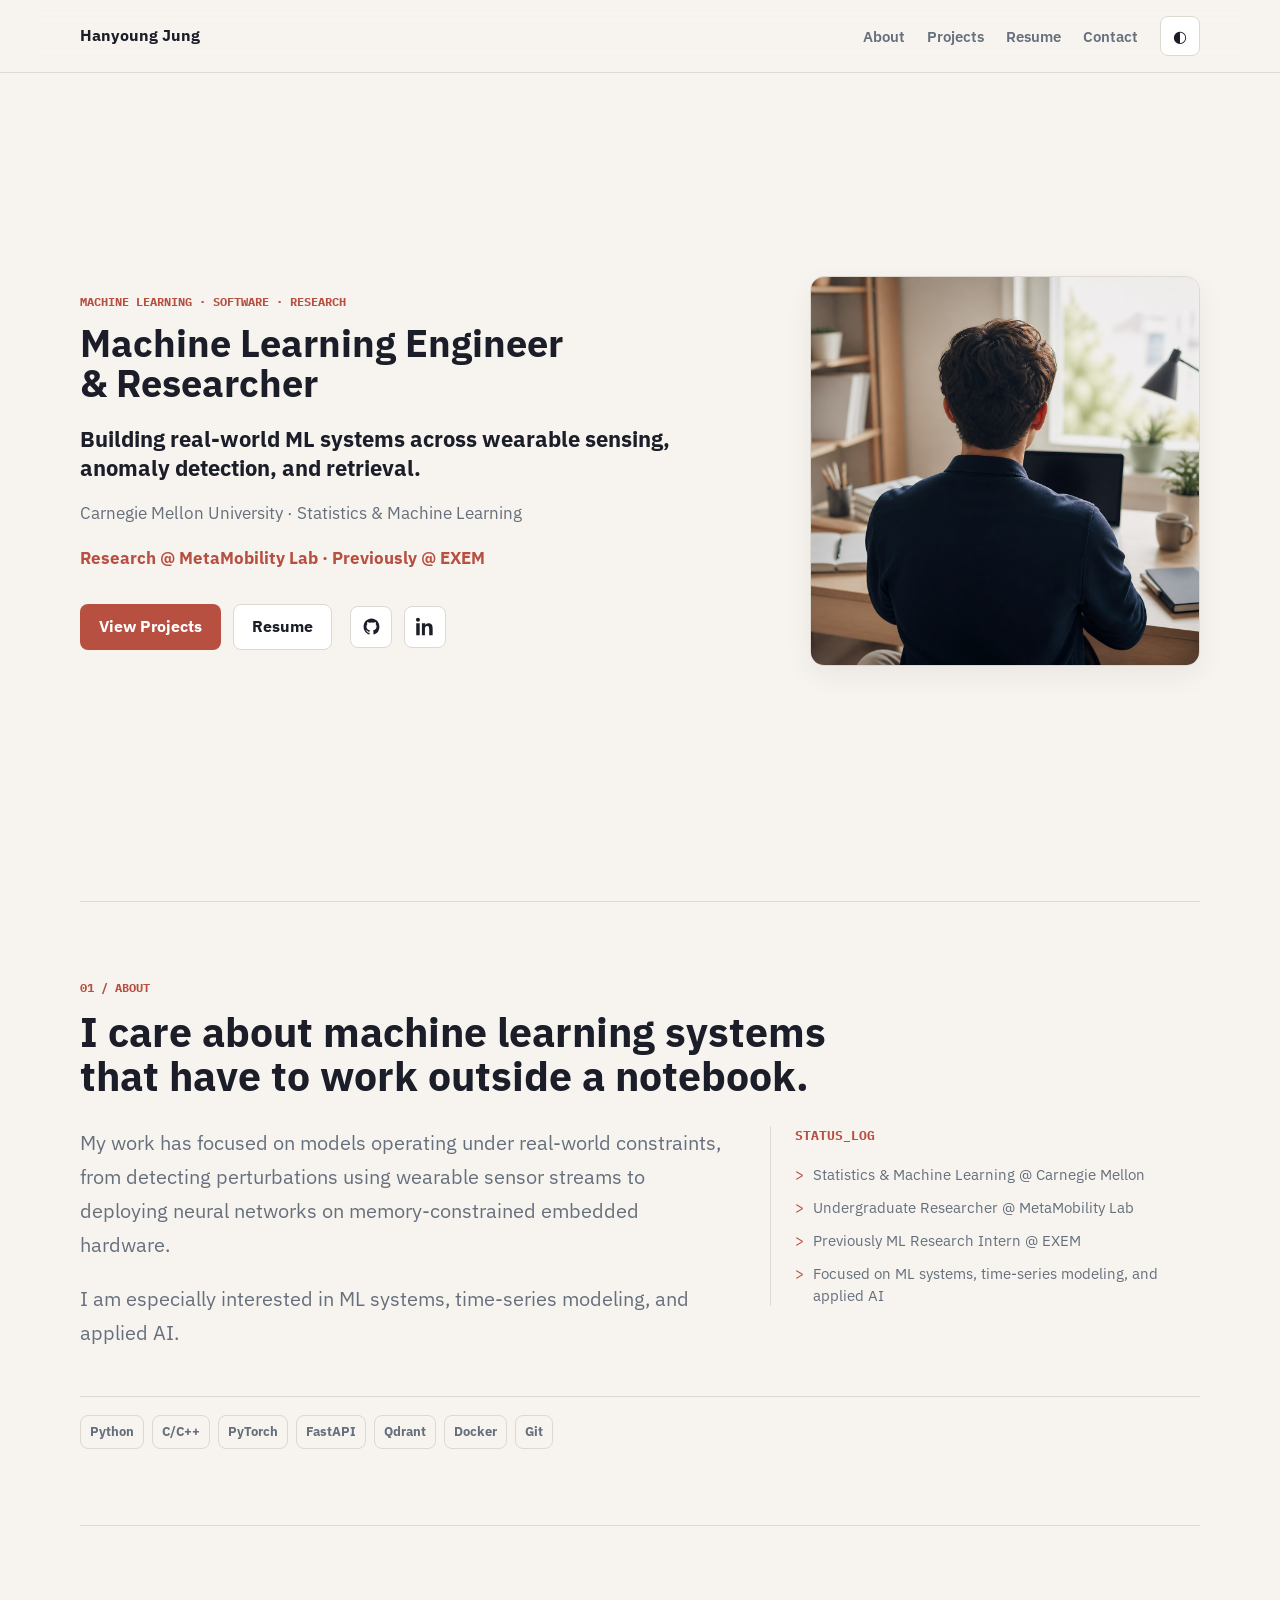
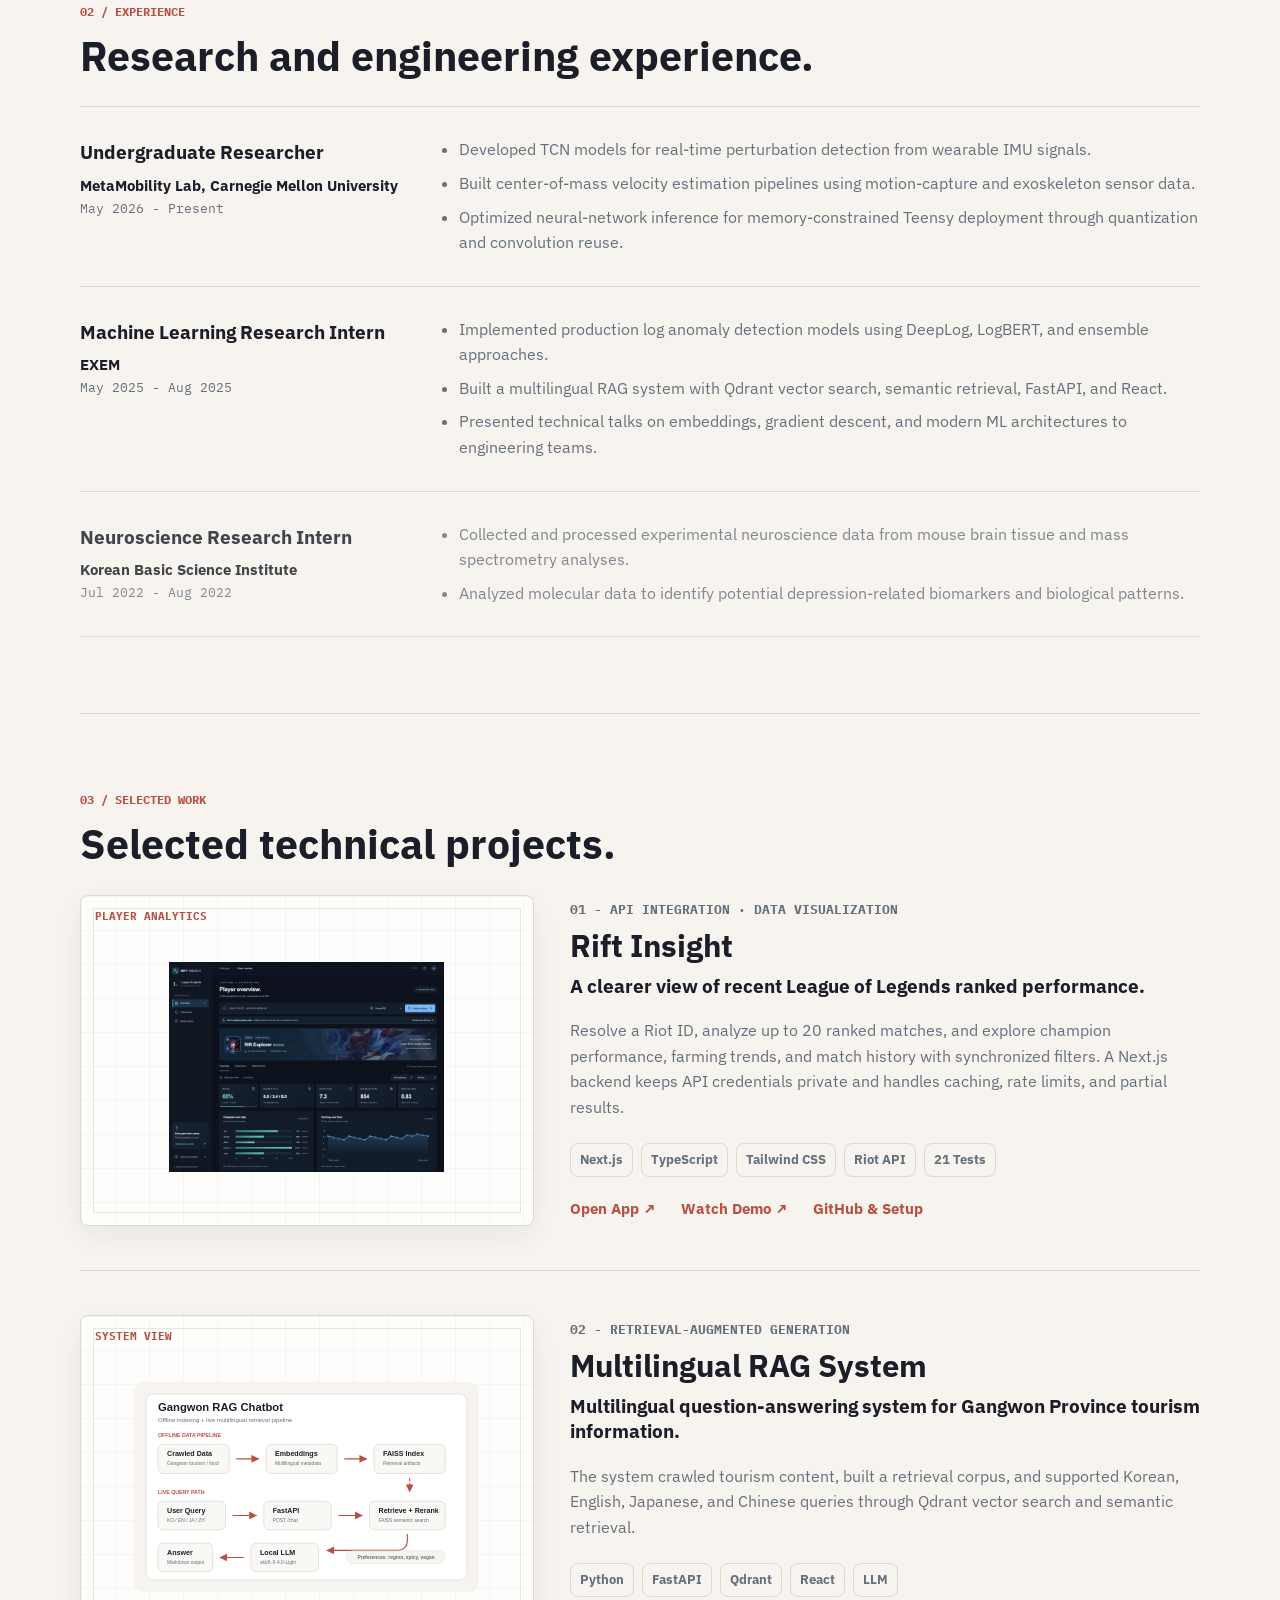
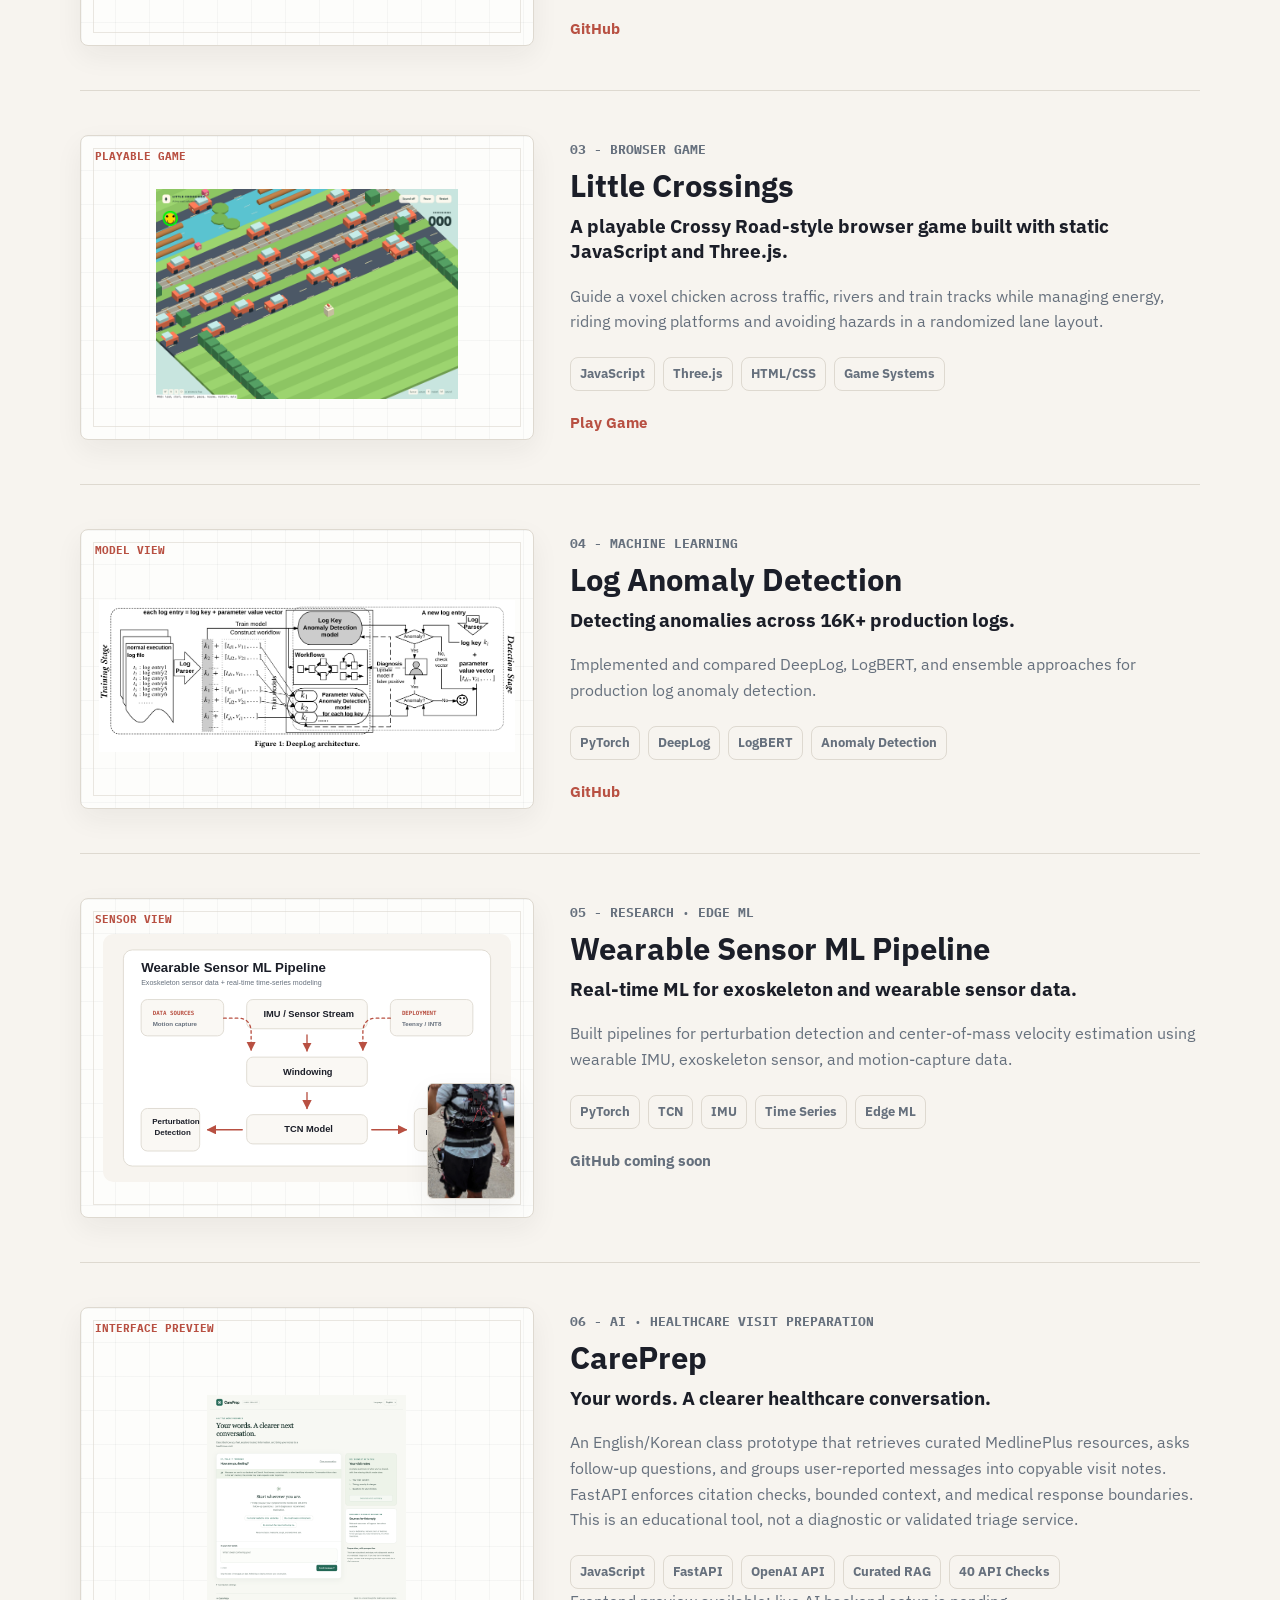
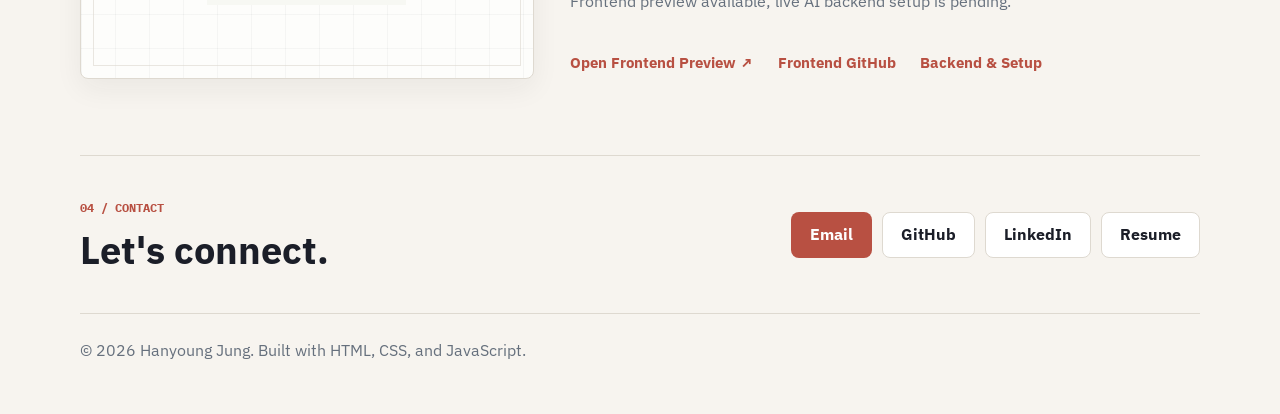
<file: index.html>
<!DOCTYPE html>
<html lang="en">
  <head>
    <meta charset="UTF-8" />
    <meta name="viewport" content="width=device-width, initial-scale=1.0" />
    <meta
      name="description"
      content="Hanyoung Jung's portfolio showcasing machine learning, data, and software projects."
    />
    <title>Hanyoung Jung | Portfolio</title>
    <link rel="preconnect" href="https://fonts.googleapis.com" />
    <link rel="preconnect" href="https://fonts.gstatic.com" crossorigin />
    <link
      href="https://fonts.googleapis.com/css2?family=IBM+Plex+Mono:wght@500;600;700&family=IBM+Plex+Sans:wght@400;500;600;700&display=swap"
      rel="stylesheet"
    />
    <link rel="stylesheet" href="styles.css" />
  </head>
  <body>
    <header class="site-header">
      <nav class="nav" aria-label="Primary navigation">
        <a class="brand" href="#top">Hanyoung Jung</a>
        <button class="menu-toggle" type="button" aria-label="Open navigation" aria-expanded="false">
          <span></span>
          <span></span>
          <span></span>
        </button>
        <div class="nav-links" id="nav-links">
          <a href="#about">About</a>
          <a href="#projects">Projects</a>
          <a href="Hanyoung_Jung_Resume_260811.pdf" target="_blank" rel="noreferrer">Resume</a>
          <a href="#contact">Contact</a>
          <button class="theme-toggle" type="button" aria-label="Toggle dark mode">
            <span class="theme-icon" aria-hidden="true">◐</span>
          </button>
        </div>
      </nav>
    </header>

    <main id="top">
      <section class="hero reveal" aria-labelledby="hero-title">
        <div class="hero-copy">
          <p class="eyebrow">Machine Learning · Software · Research</p>
          <h1 id="hero-title">
            <span>Machine Learning Engineer</span>
            <span>& Researcher</span>
          </h1>
          <p class="hero-statement">
            Building real-world ML systems across wearable sensing, anomaly detection, and retrieval.
          </p>
          <p class="hero-text">
            Carnegie Mellon University · Statistics & Machine Learning
          </p>
          <p class="hero-meta">Research @ MetaMobility Lab · Previously @ EXEM</p>
          <div class="hero-action-row">
            <div class="hero-actions">
              <a class="button primary" href="#projects">View Projects</a>
              <a
                class="button secondary"
                href="Hanyoung_Jung_Resume_260811.pdf"
                target="_blank"
                rel="noreferrer"
              >
                Resume
              </a>
            </div>
            <div class="social-links" aria-label="Social profile links">
              <a
                class="icon-link"
                href="https://github.com/hyjung25"
                target="_blank"
                rel="noreferrer"
                aria-label="GitHub profile"
              >
                <svg viewBox="0 0 24 24" aria-hidden="true">
                  <path
                    d="M12 2C6.48 2 2 6.58 2 12.26c0 4.54 2.87 8.39 6.84 9.75.5.1.68-.22.68-.49v-1.72c-2.78.62-3.37-1.37-3.37-1.37-.45-1.19-1.11-1.5-1.11-1.5-.91-.64.07-.63.07-.63 1 .07 1.53 1.06 1.53 1.06.9 1.57 2.35 1.12 2.92.86.09-.67.35-1.12.63-1.38-2.22-.26-4.55-1.14-4.55-5.07 0-1.12.39-2.03 1.03-2.75-.1-.26-.45-1.3.1-2.71 0 0 .84-.28 2.75 1.05A9.29 9.29 0 0 1 12 7.02c.85 0 1.7.12 2.5.34 1.9-1.33 2.74-1.05 2.74-1.05.55 1.41.2 2.45.1 2.71.64.72 1.03 1.63 1.03 2.75 0 3.94-2.34 4.8-4.57 5.06.36.32.68.94.68 1.9v2.79c0 .27.18.6.69.49A10.16 10.16 0 0 0 22 12.26C22 6.58 17.52 2 12 2Z"
                  />
                </svg>
              </a>
              <a
                class="icon-link"
                href="https://www.linkedin.com/in/hanyoung-jung/"
                target="_blank"
                rel="noreferrer"
                aria-label="LinkedIn profile"
              >
                <svg viewBox="0 0 24 24" aria-hidden="true">
                  <path
                    d="M4.98 3.5C4.98 4.88 3.87 6 2.5 6S0 4.88 0 3.5 1.12 1 2.5 1s2.48 1.12 2.48 2.5ZM.32 8.03h4.34V23H.32V8.03Zm7.15 0h4.16v2.05h.06c.58-1.1 2-2.26 4.12-2.26 4.4 0 5.21 2.9 5.21 6.67V23h-4.34v-7.55c0-1.8-.03-4.12-2.5-4.12-2.52 0-2.9 1.97-2.9 4V23H7.47V8.03Z"
                  />
                </svg>
              </a>
            </div>
          </div>
        </div>
        <div class="hero-media" aria-label="Profile image">
          <img src="assets/profile-placeholder.png" alt="Profile placeholder in a study workspace" />
        </div>
      </section>

      <section class="section about-section reveal" id="about" aria-labelledby="about-title">
        <div class="section-heading compact-heading">
          <p class="eyebrow">01 / About</p>
          <h2 id="about-title">I care about machine learning systems that have to work outside a notebook.</h2>
        </div>
        <div class="about-editorial">
          <div class="about-copy">
            <p>
              My work has focused on models operating under real-world constraints, from detecting
              perturbations using wearable sensor streams to deploying neural networks on
              memory-constrained embedded hardware.
            </p>
            <p>
              I am especially interested in ML systems, time-series modeling, and applied AI.
            </p>
          </div>
          <div class="status-log" aria-label="Status log">
            <h3>STATUS_LOG</h3>
            <ul>
              <li>Statistics & Machine Learning @ Carnegie Mellon</li>
              <li>Undergraduate Researcher @ MetaMobility Lab</li>
              <li>Previously ML Research Intern @ EXEM</li>
              <li>Focused on ML systems, time-series modeling, and applied AI</li>
            </ul>
          </div>
          <div class="skill-strip" aria-label="Technical skills">
            <span>Python</span>
            <span>C/C++</span>
            <span>PyTorch</span>
            <span>FastAPI</span>
            <span>Qdrant</span>
            <span>Docker</span>
            <span>Git</span>
          </div>
        </div>
      </section>

      <section class="section experience-section reveal" aria-labelledby="experience-title">
        <div class="section-heading compact-heading">
          <p class="eyebrow">02 / Experience</p>
          <h2 id="experience-title">Research and engineering experience.</h2>
        </div>
        <div class="experience-list">
          <article class="timeline-item">
            <div class="experience-header">
              <h3>Undergraduate Researcher</h3>
              <p class="meta">MetaMobility Lab, Carnegie Mellon University</p>
              <p class="date">May 2026 - Present</p>
            </div>
            <ul class="experience-bullets">
              <li>Developed TCN models for real-time perturbation detection from wearable IMU signals.</li>
              <li>Built center-of-mass velocity estimation pipelines using motion-capture and exoskeleton sensor data.</li>
              <li>Optimized neural-network inference for memory-constrained Teensy deployment through quantization and convolution reuse.</li>
            </ul>
          </article>
          <article class="timeline-item">
            <div class="experience-header">
              <h3>Machine Learning Research Intern</h3>
              <p class="meta">EXEM</p>
              <p class="date">May 2025 - Aug 2025</p>
            </div>
            <ul class="experience-bullets">
              <li>Implemented production log anomaly detection models using DeepLog, LogBERT, and ensemble approaches.</li>
              <li>Built a multilingual RAG system with Qdrant vector search, semantic retrieval, FastAPI, and React.</li>
              <li>Presented technical talks on embeddings, gradient descent, and modern ML architectures to engineering teams.</li>
            </ul>
          </article>
          <article class="timeline-item secondary-experience">
            <div class="experience-header">
              <h3>Neuroscience Research Intern</h3>
              <p class="meta">Korean Basic Science Institute</p>
              <p class="date">Jul 2022 - Aug 2022</p>
            </div>
            <ul class="experience-bullets">
              <li>Collected and processed experimental neuroscience data from mouse brain tissue and mass spectrometry analyses.</li>
              <li>Analyzed molecular data to identify potential depression-related biomarkers and biological patterns.</li>
            </ul>
          </article>
        </div>
      </section>

      <section class="section projects-section reveal" id="projects" aria-labelledby="projects-title">
        <div class="section-heading compact-heading">
          <p class="eyebrow">03 / Selected Work</p>
          <h2 id="projects-title">Selected technical projects.</h2>
        </div>
        <div class="featured-projects">
          <article class="featured-project" id="rift-insight">
            <div class="project-visual" data-view-label="Player Analytics" aria-label="Rift Insight dashboard preview">
              <img src="assets/rift-insight-dashboard.png" alt="Rift Insight dashboard with champion win rates, farming trends, and match history" loading="lazy" />
            </div>
            <div class="project-content">
              <p class="project-index">01 - API Integration · Data Visualization</p>
              <h3>Rift Insight</h3>
              <p class="project-lede">A clearer view of recent League of Legends ranked performance.</p>
              <p>
                Resolve a Riot ID, analyze up to 20 ranked matches, and explore champion performance,
                farming trends, and match history with synchronized filters. A Next.js backend keeps
                API credentials private and handles caching, rate limits, and partial results.
              </p>
              <ul class="tech-list">
                <li>Next.js</li><li>TypeScript</li><li>Tailwind CSS</li><li>Riot API</li><li>21 Tests</li>
              </ul>
              <a class="project-link" href="https://hyjung25.github.io/rift-insight/" target="_blank" rel="noreferrer" style="margin-right: 20px;">Open App ↗</a>
              <a class="project-link" href="rift-insight-demo.html" style="margin-right: 20px;">Watch Demo ↗</a>
              <a class="project-link" href="https://github.com/hyjung25/rift-insight" target="_blank" rel="noreferrer">GitHub &amp; Setup</a>
            </div>
          </article>
          <article class="featured-project">
            <div class="project-visual" data-view-label="System View" aria-label="RAG system architecture visual">
              <img
                src="assets/rag-architecture.svg"
                alt="Gangwon RAG Chatbot architecture diagram"
              />
            </div>
            <div class="project-content">
              <p class="project-index">02 - Retrieval-Augmented Generation</p>
              <h3>Multilingual RAG System</h3>
              <p class="project-lede">
                Multilingual question-answering system for Gangwon Province tourism information.
              </p>
              <p>
                The system crawled tourism content, built a retrieval corpus, and supported Korean,
                English, Japanese, and Chinese queries through Qdrant vector search and semantic
                retrieval.
              </p>
              <ul class="tech-list">
                <li>Python</li>
                <li>FastAPI</li>
                <li>Qdrant</li>
                <li>React</li>
                <li>LLM</li>
              </ul>
              <a
                class="project-link"
                href="https://github.com/hyjung25/gangwon-rag-chatbot"
                target="_blank"
                rel="noreferrer"
              >
                GitHub
              </a>
            </div>
          </article>
          <article class="featured-project">
            <div class="project-visual" data-view-label="Playable Game" aria-label="Little Crossings gameplay preview">
              <img
                src="little-crossings/screenshots/gameplay.png"
                alt="Little Crossings browser game screenshot"
              />
            </div>
            <div class="project-content">
              <p class="project-index">03 - Browser Game</p>
              <h3>Little Crossings</h3>
              <p class="project-lede">
                A playable Crossy Road-style browser game built with static JavaScript and Three.js.
              </p>
              <p>
                Guide a voxel chicken across traffic, rivers and train tracks while managing energy,
                riding moving platforms and avoiding hazards in a randomized lane layout.
              </p>
              <ul class="tech-list">
                <li>JavaScript</li>
                <li>Three.js</li>
                <li>HTML/CSS</li>
                <li>Game Systems</li>
              </ul>
              <a class="project-link" href="little-crossings/">Play Game</a>
            </div>
          </article>
          <article class="featured-project">
            <div class="project-visual" data-view-label="Model View" aria-label="DeepLog architecture visual">
              <img src="assets/Deeplog.png" alt="DeepLog architecture diagram" />
            </div>
            <div class="project-content">
              <p class="project-index">04 - Machine Learning</p>
              <h3>Log Anomaly Detection</h3>
              <p class="project-lede">Detecting anomalies across 16K+ production logs.</p>
              <p>
                Implemented and compared DeepLog, LogBERT, and ensemble approaches for production
                log anomaly detection.
              </p>
              <ul class="tech-list">
                <li>PyTorch</li>
                <li>DeepLog</li>
                <li>LogBERT</li>
                <li>Anomaly Detection</li>
              </ul>
              <a
                class="project-link"
                href="https://github.com/hyjung25/log-anomaly-detection"
                target="_blank"
                rel="noreferrer"
              >
                GitHub
              </a>
            </div>
          </article>
          <article class="featured-project">
            <div class="project-visual exo-visual" data-view-label="Sensor View" aria-label="Wearable sensor system visual">
              <img
                class="exo-diagram"
                src="assets/exo-system.svg"
                alt="Wearable sensor machine learning pipeline diagram"
              />
              <img
                class="exo-photo"
                src="assets/Exo.png"
                alt="Wearable sensor setup used for exoskeleton research"
              />
            </div>
            <div class="project-content">
              <p class="project-index">05 - Research · Edge ML</p>
              <h3>Wearable Sensor ML Pipeline</h3>
              <p class="project-lede">
                Real-time ML for exoskeleton and wearable sensor data.
              </p>
              <p>
                Built pipelines for perturbation detection and center-of-mass velocity estimation
                using wearable IMU, exoskeleton sensor, and motion-capture data.
              </p>
              <ul class="tech-list">
                <li>PyTorch</li>
                <li>TCN</li>
                <li>IMU</li>
                <li>Time Series</li>
                <li>Edge ML</li>
              </ul>
              <p class="project-link pending">GitHub coming soon</p>
            </div>
          </article>
          <article class="featured-project" id="careprep">
            <div class="project-visual" data-view-label="Interface Preview" aria-label="CarePrep interface preview">
              <img src="assets/careprep-preview.png" alt="CarePrep bilingual symptom conversation and visit notes interface" loading="lazy" />
            </div>
            <div class="project-content">
              <p class="project-index">06 - AI · Healthcare Visit Preparation</p>
              <h3>CarePrep</h3>
              <p class="project-lede">Your words. A clearer healthcare conversation.</p>
              <p>
                An English/Korean class prototype that retrieves curated MedlinePlus resources,
                asks follow-up questions, and groups user-reported messages into copyable visit notes.
                FastAPI enforces citation checks, bounded context, and medical response boundaries.
                This is an educational tool, not a diagnostic or validated triage service.
              </p>
              <ul class="tech-list">
                <li>JavaScript</li><li>FastAPI</li><li>OpenAI API</li><li>Curated RAG</li><li>40 API Checks</li>
              </ul>
              <p>Frontend preview available; live AI backend setup is pending.</p>
              <a class="project-link" href="https://hyjung25.github.io/careprep-frontend/" target="_blank" rel="noreferrer" style="margin-right: 20px;">Open Frontend Preview ↗</a>
              <a class="project-link" href="https://github.com/hyjung25/careprep-frontend" target="_blank" rel="noreferrer" style="margin-right: 20px;">Frontend GitHub</a>
              <a class="project-link" href="https://github.com/hyjung25/careprep-backend" target="_blank" rel="noreferrer">Backend &amp; Setup</a>
            </div>
          </article>
        </div>
      </section>

      <section class="contact-section reveal" id="contact" aria-labelledby="contact-title">
        <div class="contact-panel">
          <div>
            <p class="eyebrow">04 / Contact</p>
            <h2 id="contact-title">Let's connect.</h2>
          </div>
          <div class="contact-links">
            <a class="button primary" href="mailto:hanyounj@andrew.cmu.edu">Email</a>
            <a class="button secondary" href="https://github.com/hyjung25" target="_blank" rel="noreferrer">GitHub</a>
            <a
              class="button secondary"
              href="https://www.linkedin.com/in/hanyoung-jung/"
              target="_blank"
              rel="noreferrer"
            >
              LinkedIn
            </a>
            <a
              class="button secondary"
              href="Hanyoung_Jung_Resume_260811.pdf"
              target="_blank"
              rel="noreferrer"
            >
              Resume
            </a>
          </div>
        </div>
      </section>
    </main>

    <footer class="site-footer">
      <p>© <span id="year"></span> Hanyoung Jung. Built with HTML, CSS, and JavaScript.</p>
    </footer>

    <script src="script.js"></script>
  </body>
</html>
</file>
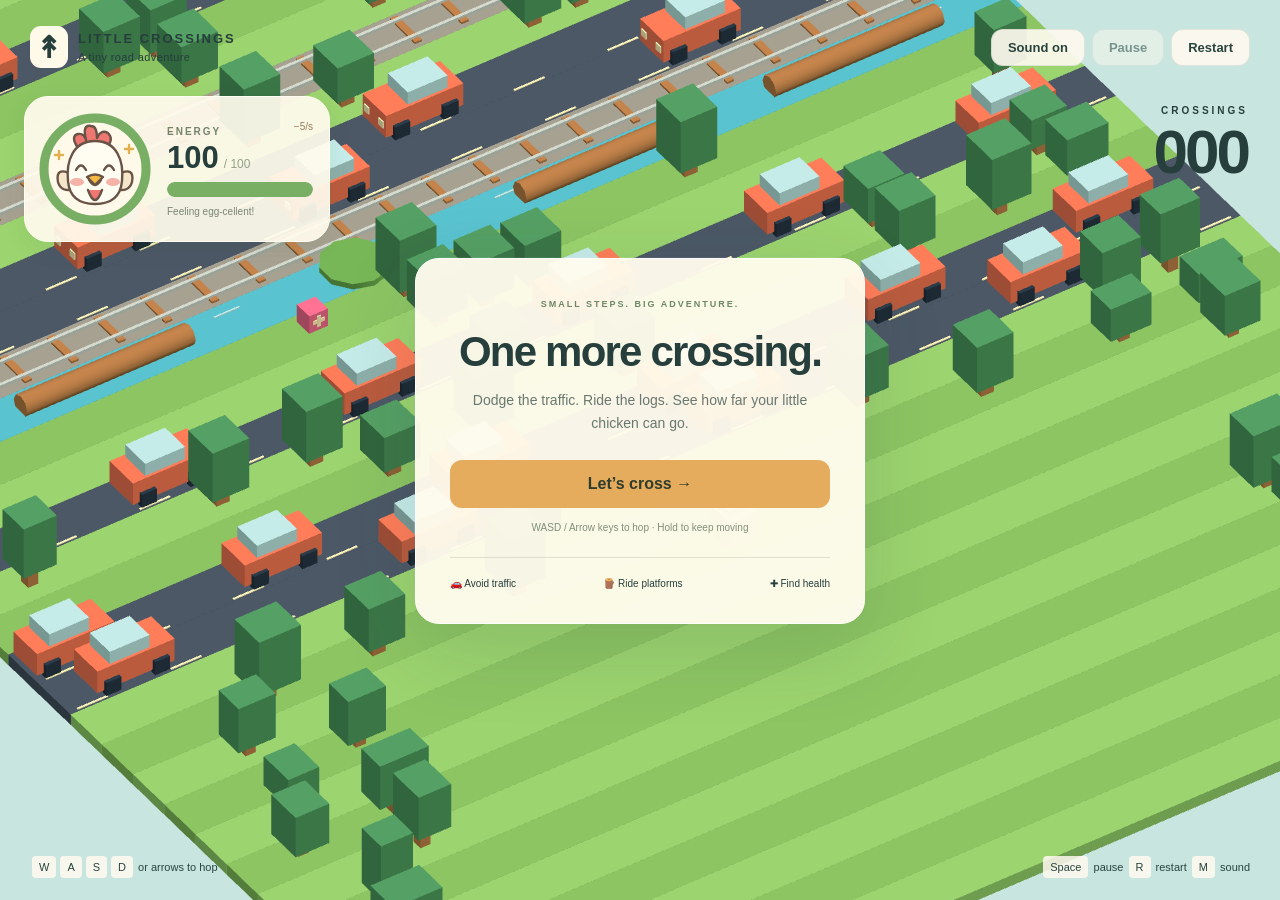
<file: little-crossings/index.html>
<!DOCTYPE html>
<html lang="en">
<head>
    <meta charset="UTF-8">
    <meta name="viewport" content="width=device-width, initial-scale=1.0">
    <title>Little Crossings · A tiny road adventure</title>
    <link rel="stylesheet" href="src/style.css">
    <script type="importmap">{"imports":{"three":"./vendor/three/three.module.js"}}</script>
</head>
<body>
    <canvas id="game-canvas" aria-label="Isometric road crossing game"></canvas>
    <header class="topbar">
        <div class="brand"><span class="brand-icon">↟</span><div>LITTLE CROSSINGS<small>A tiny road adventure</small></div></div>
        <nav aria-label="Game controls">
            <button id="mute-button" aria-pressed="false">Sound on</button>
            <button id="pause-button">Pause</button>
            <button id="restart-button">Restart</button>
        </nav>
    </header>
    <div class="score-card"><span>CROSSINGS</span><strong id="score">000</strong></div>
    <section id="panel" class="panel" aria-labelledby="panel-title">
        <span class="eyebrow">SMALL STEPS. BIG ADVENTURE.</span>
        <h1 id="panel-title">One more crossing.</h1>
        <p id="panel-description">Dodge the traffic. Ride the logs. See how far your little chicken can go.</p>
        <button id="play-button" class="primary">Let’s cross →</button>
        <div class="panel-hint">WASD / Arrow keys to hop · Hold to keep moving</div>
        <div class="legend"><span>🚗 Avoid traffic</span><span>🪵 Ride platforms</span><span>✚ Find health</span></div>
    </section>
    <div id="loading" role="status">Preparing your crossing…</div>
    <footer><span><kbd>W</kbd><kbd>A</kbd><kbd>S</kbd><kbd>D</kbd> or arrows to hop</span><span><kbd>Space</kbd> pause <kbd>R</kbd> restart <kbd>M</kbd> sound</span></footer>
    <div class="touch-controls" aria-label="Movement controls">
        <button data-move="w" aria-label="Move forward">↑</button>
        <div><button data-move="a" aria-label="Move left">←</button><button data-move="s" aria-label="Move backward">↓</button><button data-move="d" aria-label="Move right">→</button></div>
    </div>
    <script type="module">
        import('./src/main.js').catch(() => {
            document.getElementById('loading').textContent = 'Could not load the game. Check your connection and reload.';
        });
    </script>
</body>
</html>
</file>
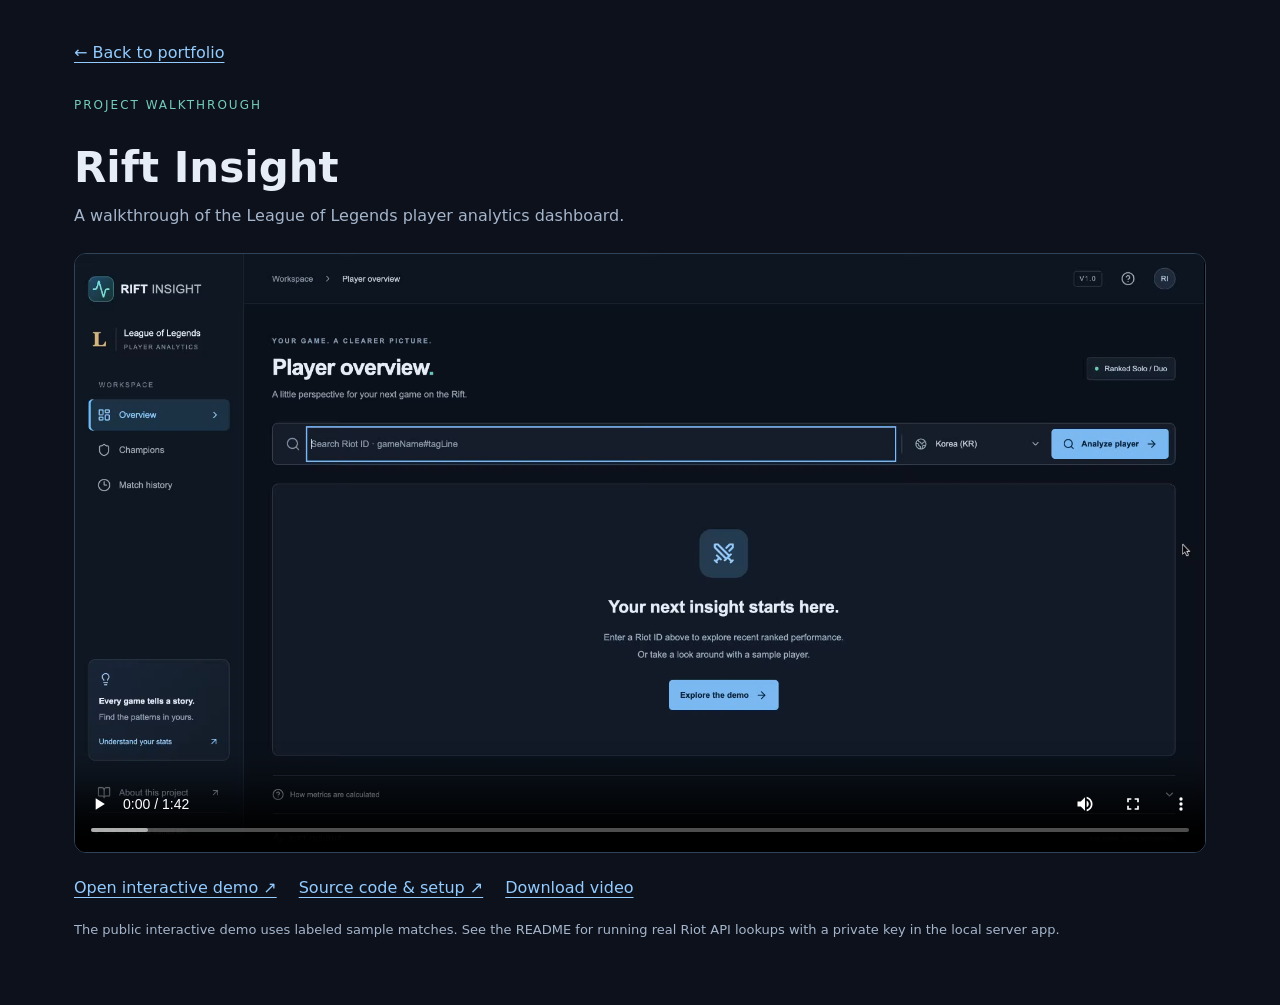
<file: rift-insight-demo.html>
<!doctype html>
<html lang="en">
<head>
  <meta charset="utf-8">
  <meta name="viewport" content="width=device-width, initial-scale=1">
  <meta name="description" content="Watch the Rift Insight League of Legends analytics project walkthrough by Hanyoung Jung.">
  <title>Rift Insight — Video Walkthrough | Hanyoung Jung</title>
  <style>
    :root{color-scheme:dark}*{box-sizing:border-box}body{margin:0;background:#0c111b;color:#e7edf7;font:16px/1.6 system-ui,sans-serif}main{max-width:1180px;margin:auto;padding:40px 24px}a{color:#93cbff;text-underline-offset:4px}a:focus-visible,video:focus-visible{outline:3px solid #93cbff;outline-offset:5px}h1{font-size:clamp(28px,5vw,42px);line-height:1.2;margin:28px 0 10px}p{color:#a5b5cb;margin:0 0 24px}.label{font-size:12px;letter-spacing:2px;color:#75cdb9;margin:30px 0 8px}video{display:block;width:100%;height:auto;background:#080c13;border:1px solid #304359;border-radius:12px;max-height:75vh}.links{display:flex;flex-wrap:wrap;gap:22px;margin-top:22px}.note{font-size:13px;margin-top:20px}
  </style>
</head>
<body><main>
  <a href="./#rift-insight">← Back to portfolio</a>
  <p class="label">PROJECT WALKTHROUGH</p>
  <h1>Rift Insight</h1>
  <p>A walkthrough of the League of Legends player analytics dashboard.</p>
  <video controls playsinline preload="metadata" aria-label="Rift Insight video walkthrough">
    <source src="assets/15113HW3.webm" type="video/webm">
    Your browser cannot play this video. <a href="assets/15113HW3.webm">Download the WebM recording.</a>
  </video>
  <div class="links"><a href="https://hyjung25.github.io/rift-insight/">Open interactive demo ↗</a><a href="https://github.com/hyjung25/rift-insight">Source code &amp; setup ↗</a><a href="assets/15113HW3.webm" download>Download video</a></div>
  <p class="note">The public interactive demo uses labeled sample matches. See the README for running real Riot API lookups with a private key in the local server app.</p>
</main></body>
</html>
</file>
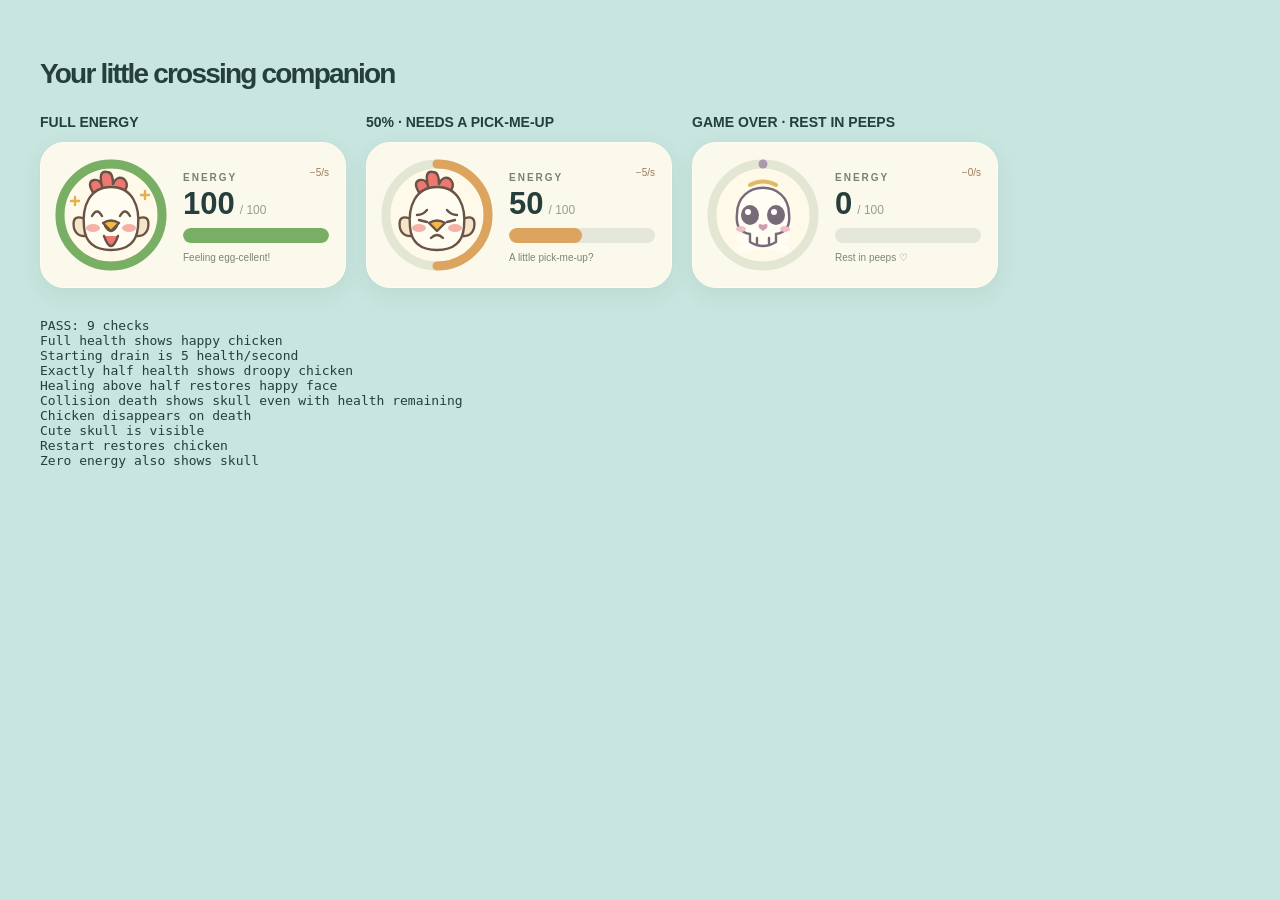
<file: little-crossings/tests/health-ui.html>
<!doctype html><html lang="en"><meta charset="utf-8"><title>Chicken health portraits</title>
<link rel="stylesheet" href="../src/style.css">
<style>body{padding:40px;overflow:auto}.examples{display:flex;gap:20px;flex-wrap:wrap}.health-card{position:relative;top:auto;left:auto}h1{font-size:28px}h2{font-size:14px}pre{margin-top:30px;white-space:pre-wrap}</style>
<h1>Your little crossing companion</h1><div class="examples"></div><pre id="result">Running…</pre>
<script type="module">
import { HealthUI } from '../src/ui/HealthUI.js';
import { HealthSystem } from '../src/systems/HealthSystem.js';
const checks=[];
function check(ok,message){if(!ok)throw Error(message);checks.push(message);}
function create(label,current,stateName){
 const host=document.createElement('section');host.innerHTML=`<h2>${label}</h2>`;document.querySelector('.examples').appendChild(host);
 const health={current,maximum:100,isSubmerged:false};const state={state:stateName,score:0,endGame(){this.state='gameover';}};
 const player={getComponent:()=>health};const ui=new HealthUI(state);ui.setPlayer(player);ui.initialize();host.appendChild(ui.element);return{health,state,player,ui};
}
try{
 const happy=create('FULL ENERGY',100,'playing');
 check(happy.ui.element.dataset.mood==='happy','Full health shows happy chicken');
 const system=new HealthSystem(null,happy.state);system.setPlayer(happy.player);system.update(10000);
 check(Math.abs(happy.health.current-50)<0.001,'Starting drain is 5 health/second');
 happy.health.current=100;happy.ui.render();
 const sad=create('50% · NEEDS A PICK-ME-UP',50,'playing');
 check(sad.ui.element.dataset.mood==='sad','Exactly half health shows droopy chicken');
 sad.health.current=50.1;sad.ui.render();check(sad.ui.element.dataset.mood==='happy','Healing above half restores happy face');
 sad.health.current=50;sad.ui.render();
 const dead=create('GAME OVER · REST IN PEEPS',100,'gameover');
 check(dead.ui.element.dataset.mood==='dead'&&dead.ui.value.textContent==='0','Collision death shows skull even with health remaining');
 check(getComputedStyle(dead.ui.element.querySelector('.chicken-face')).display==='none','Chicken disappears on death');
 check(getComputedStyle(dead.ui.element.querySelector('.skull-face')).display!=='none','Cute skull is visible');
 dead.state.state='playing';dead.ui.render();check(dead.ui.element.dataset.mood==='happy','Restart restores chicken');
 dead.health.current=0;dead.ui.render();check(dead.ui.element.dataset.mood==='dead','Zero energy also shows skull');
 document.getElementById('result').textContent='PASS: '+checks.length+' checks\n'+checks.join('\n');
}catch(error){document.getElementById('result').textContent='FAIL: '+error.stack;}
</script></html>
</file>
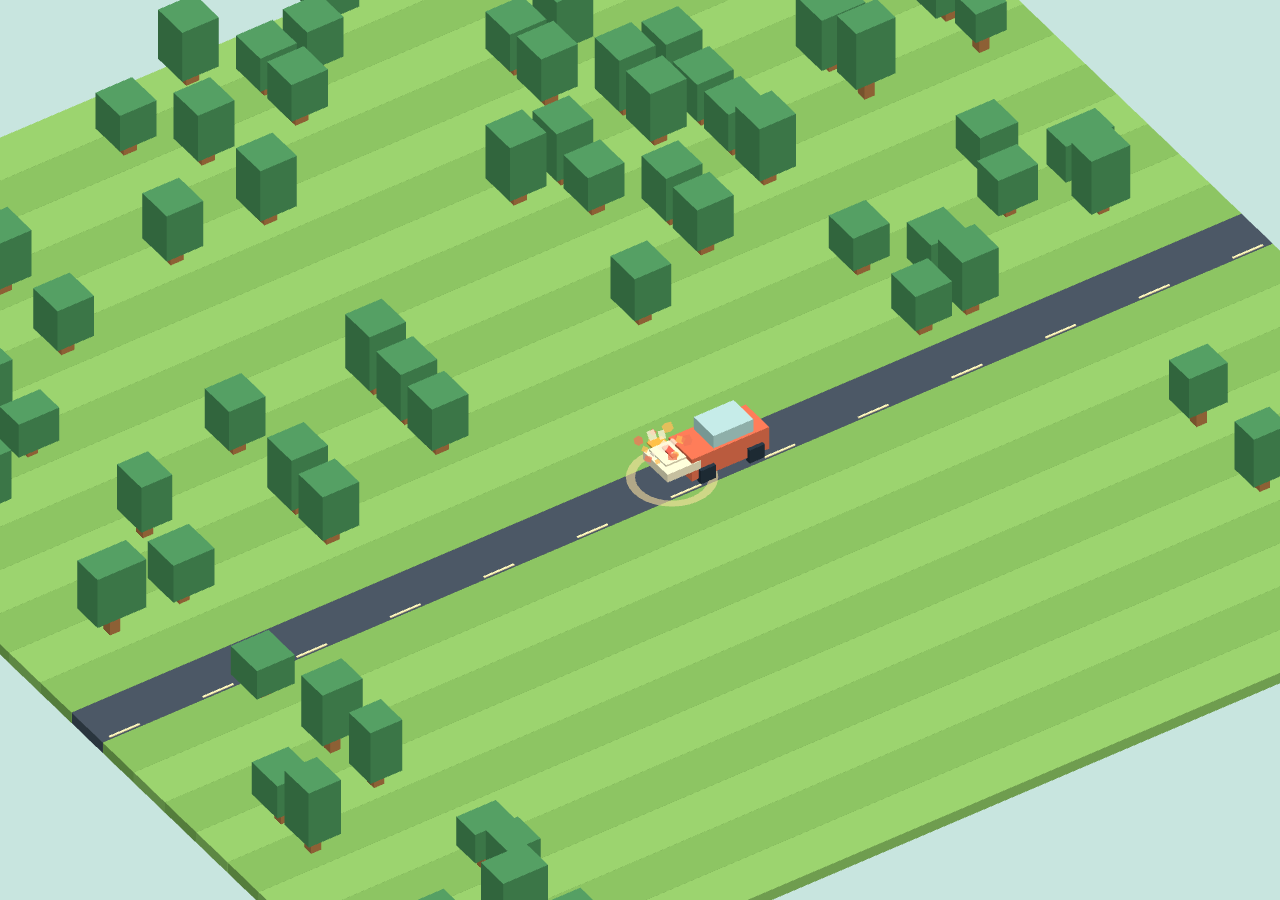
<file: little-crossings/tests/impact-preview.html>
<!doctype html><html lang="en"><meta charset="utf-8"><title>Impact visual fixture</title>
<style>body{margin:0}canvas{display:block}</style><canvas id="game-canvas"></canvas>
<script type="importmap">{"imports":{"three":"../vendor/three/three.module.js"}}</script>
<script type="module">
import * as THREE from 'three';
import { SceneSetup } from '../src/rendering/SceneSetup.js';
import { CameraController } from '../src/rendering/CameraController.js';
import { GeometryFactory } from '../src/rendering/GeometryFactory.js';
import { MaterialLibrary } from '../src/rendering/MaterialLibrary.js';
import { TileFactory } from '../src/world/TileFactory.js';
import { ImpactEffects } from '../src/rendering/ImpactEffects.js';
const {scene, renderer} = new SceneSetup().initialize(document.querySelector('canvas'));
const camera = new CameraController();camera.initialize();camera.reset(new THREE.Vector3(0,0,-2));
const geometry = new GeometryFactory(), materials = new MaterialLibrary();
const tiles = new TileFactory(geometry, materials);
for(let z=-10;z<15;z++) scene.add(tiles.createTile(z===0?'road':'grass',new THREE.Vector2(0,z)).mesh);
const player = geometry.createModel('player',materials);player.position.set(0,.42,0);scene.add(player);
const car = geometry.createModel('car',materials);car.position.set(-1,.35,0);scene.add(car);
const effects = new ImpactEffects(scene);effects.trigger(player.position,new THREE.Vector3(3,0,0));
for(let i=0;i<10;i++) { camera.placeCamera();effects.update(16.67,camera.getCamera(),player); }
renderer.render(scene,camera.getCamera());
</script></html>
</file>
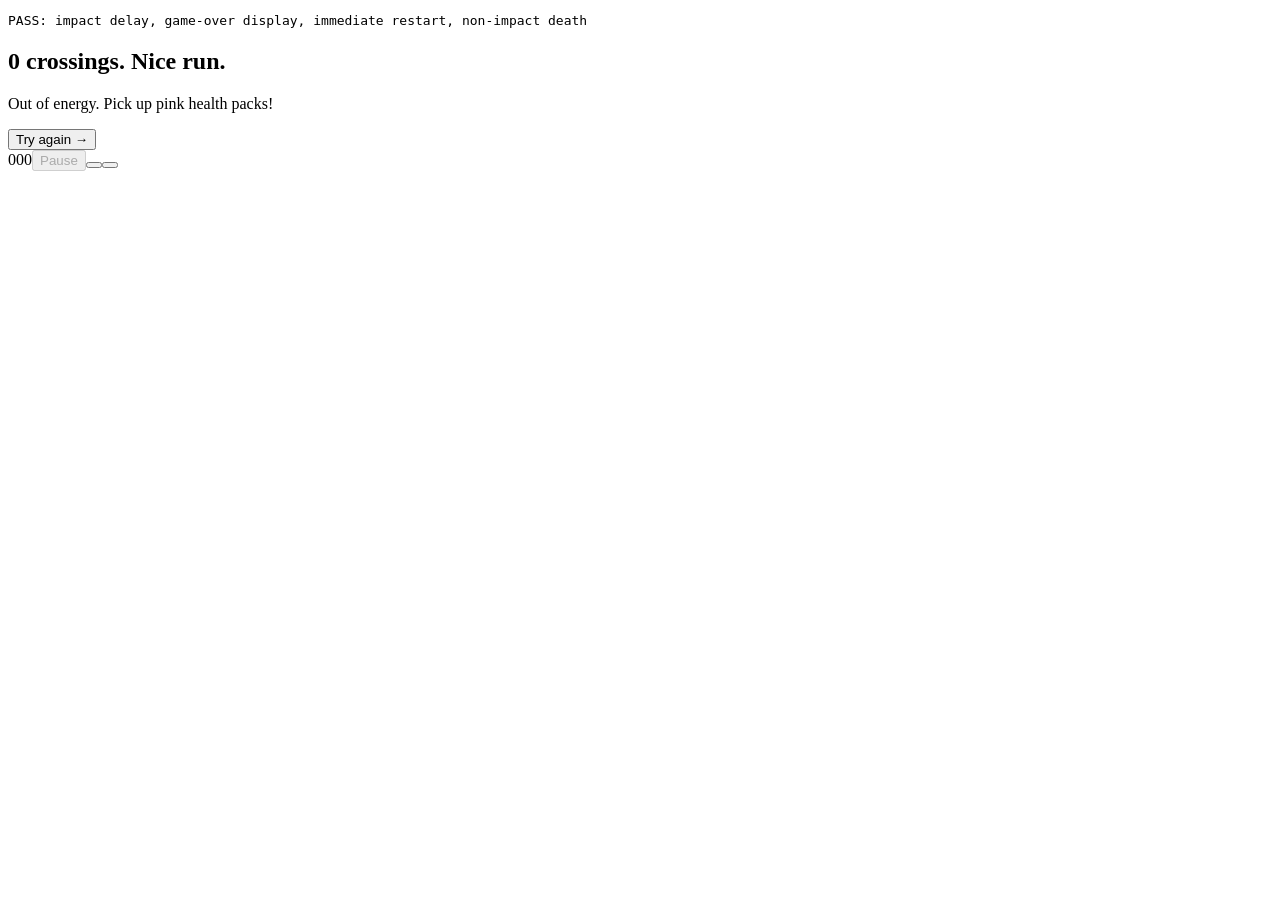
<file: little-crossings/tests/impact-ui.html>
<!doctype html><html lang="en"><meta charset="utf-8"><title>Impact UI lifecycle test</title>
<pre id="result">Running…</pre>
<section id="panel"><h1 id="panel-title"></h1><p id="panel-description"></p><button id="play-button"></button></section>
<span id="score"></span><button id="pause-button"></button><button id="mute-button"></button><button id="restart-button"></button>
<script type="module">
import { GameStateManager } from '../src/game/GameStateManager.js';
import { GameUI } from '../src/ui/GameUI.js';
const state = new GameStateManager();
const ui = new GameUI(state);
const wait = ms => new Promise(resolve => setTimeout(resolve, ms));
const check = (ok, label) => { if (!ok) throw Error(label); };
try {
 state.startGame(); state.notifyCallbacks('onImpact', {}); state.endGame();
 check(ui.panel.hidden, 'Game-over panel must leave impact visible');
 await wait(500); check(!ui.panel.hidden, 'Game-over panel appears after impact');
 state.restartGame(); state.notifyCallbacks('onImpact', {}); state.endGame();
 state.restartGame(); await wait(500);
 check(ui.panel.hidden && state.state === 'playing', 'Restart cancels delayed game-over panel');
 state.endGame(); check(!ui.panel.hidden, 'Non-impact game over has no delay');
 document.getElementById('result').textContent = 'PASS: impact delay, game-over display, immediate restart, non-impact death';
} catch (error) { document.getElementById('result').textContent = 'FAIL: ' + error.message; }
</script></html>
</file>
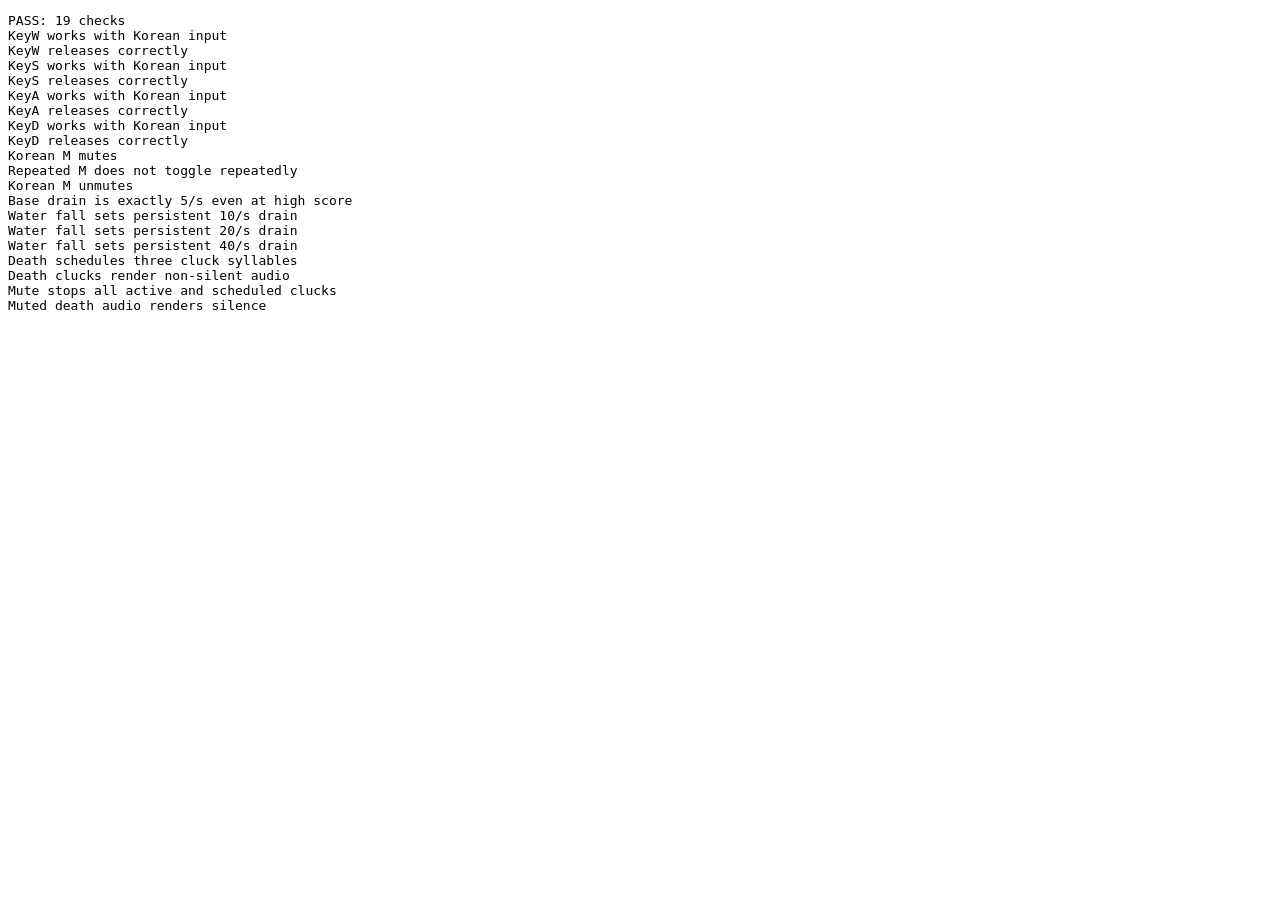
<file: little-crossings/tests/input-energy-sound.html>
<!doctype html><html lang="en"><meta charset="utf-8"><title>Input, energy and sound checks</title>
<script type="importmap">{"imports":{"three":"../vendor/three/three.module.js"}}</script><pre id="result">Running…</pre>
<script type="module">
import { InputSystem } from '../src/systems/InputSystem.js';
import { HealthSystem } from '../src/systems/HealthSystem.js';
import { HealthComponent } from '../src/ecs/components/HealthComponent.js';
import { TransformComponent } from '../src/ecs/components/TransformComponent.js';
import { GameStateManager } from '../src/game/GameStateManager.js';
import { SoundSystem } from '../src/systems/SoundSystem.js';
const results=[];const check=(ok,msg)=>{if(!ok)throw Error(msg);results.push(msg);};
try {
 const state=new GameStateManager(),health=new HealthComponent(),transform=new TransformComponent();
 const player={getComponent:name=>name==='health'?health:transform};
 const input=new InputSystem(null,state);input.setPlayer(player);input.initialize();
 for(const [code,key,axis,sign] of [['KeyW','ㅈ','z',1],['KeyS','ㄴ','z',-1],['KeyA','ㅁ','x',1],['KeyD','ㅇ','x',-1]]){
  input.reset();transform.position.set(0,.42,0);transform.gridPosition.set(0,0);
  window.dispatchEvent(new KeyboardEvent('keydown',{code,key}));input.update(17);
  check(transform.position[axis]===sign,code+' works with Korean input');
  window.dispatchEvent(new KeyboardEvent('keyup',{code,key}));check(input.keyStates.size===0,code+' releases correctly');
 }
 window.dispatchEvent(new KeyboardEvent('keydown',{code:'KeyM',key:'ㅡ'}));check(state.isMuted,'Korean M mutes');
 window.dispatchEvent(new KeyboardEvent('keydown',{code:'KeyM',key:'ㅡ',repeat:true}));check(state.isMuted,'Repeated M does not toggle repeatedly');
 window.dispatchEvent(new KeyboardEvent('keydown',{code:'KeyM',key:'ㅡ'}));check(!state.isMuted,'Korean M unmutes');
 const system=new HealthSystem(null,state);system.setPlayer(player);state.score=100;
 system.update(1000);check(health.current===95,'Base drain is exactly 5/s even at high score');
 for(const rate of [10,20,40]){
  system.applyWaterFallDamage();health.current=100;health.isSubmerged=false;system.update(1000);
  check(health.current===100-rate && health.drainRate===rate,'Water fall sets persistent '+rate+'/s drain');
 }
 const offline=new OfflineAudioContext(1,48000*2,48000);
 const sound=new SoundSystem(state);
 // OfflineAudioContext is suspended until rendering. Adapt only the live-state
 // guard so production synthesis can be scheduled before offline rendering.
 sound.context=new Proxy(offline,{get(target,key){
  if(key==='state')return 'running';
  const value=Reflect.get(target,key,target);return typeof value==='function'?value.bind(target):value;
 }});
 sound.master=offline.createGain();sound.master.connect(offline.destination);
 sound.playDeath();
 check(sound.voices.size===3,'Death schedules three cluck syllables');
 const buffer=await offline.startRendering();let peak=0;for(const sample of buffer.getChannelData(0))peak=Math.max(peak,Math.abs(sample));
 check(peak>0.01,'Death clucks render non-silent audio');
 const mutedContext=new OfflineAudioContext(1,48000,48000), mutedState=new GameStateManager();
 const mutedSound=new SoundSystem(mutedState);
 mutedSound.context=new Proxy(mutedContext,{get(target,key){if(key==='state')return 'running';const value=Reflect.get(target,key,target);return typeof value==='function'?value.bind(target):value;}});
 mutedSound.master=mutedContext.createGain();mutedSound.master.connect(mutedContext.destination);
 mutedSound.playDeath();mutedState.toggleMute();
 check(mutedSound.voices.size===0,'Mute stops all active and scheduled clucks');
 const silent=await mutedContext.startRendering();
 check(silent.getChannelData(0).every(sample=>Math.abs(sample)<0.00001),'Muted death audio renders silence');
 document.getElementById('result').textContent='PASS: '+results.length+' checks\n'+results.join('\n');
}catch(error){document.getElementById('result').textContent='FAIL: '+error.stack;}
</script></html>
</file>
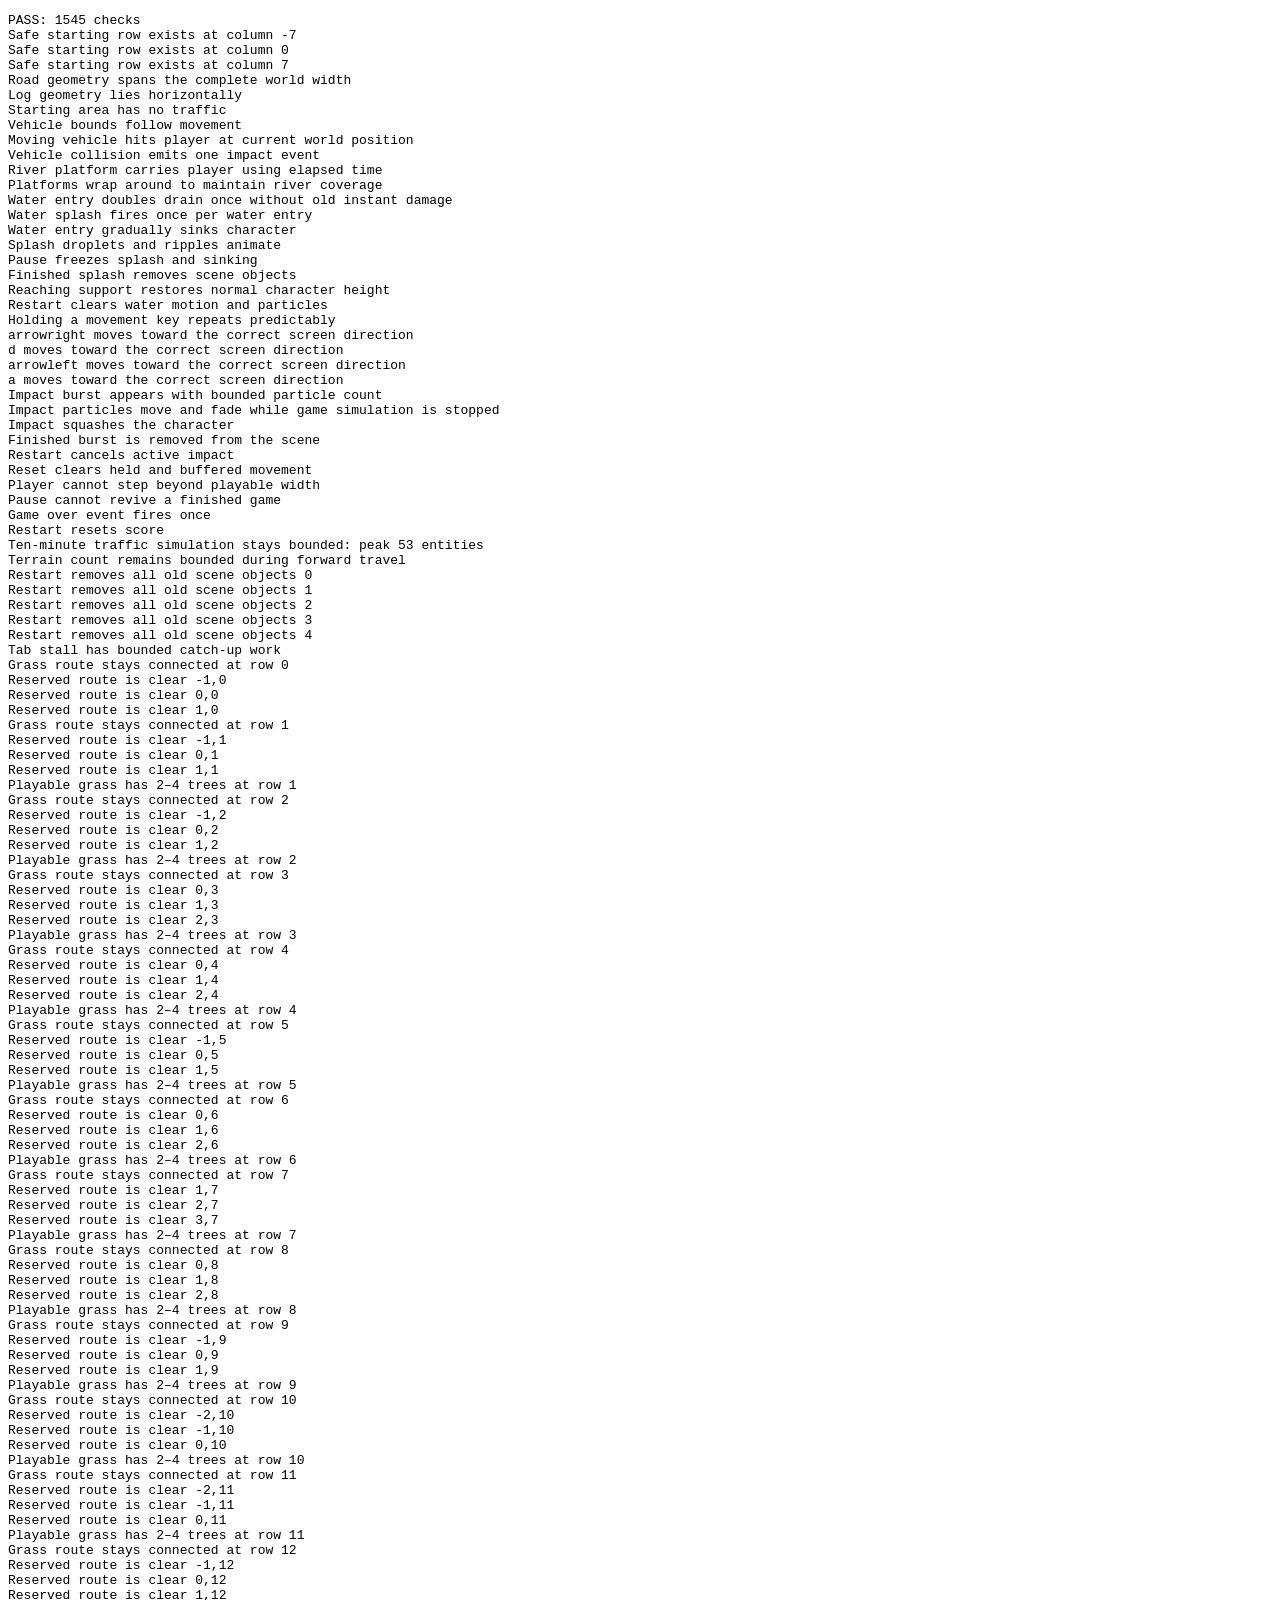
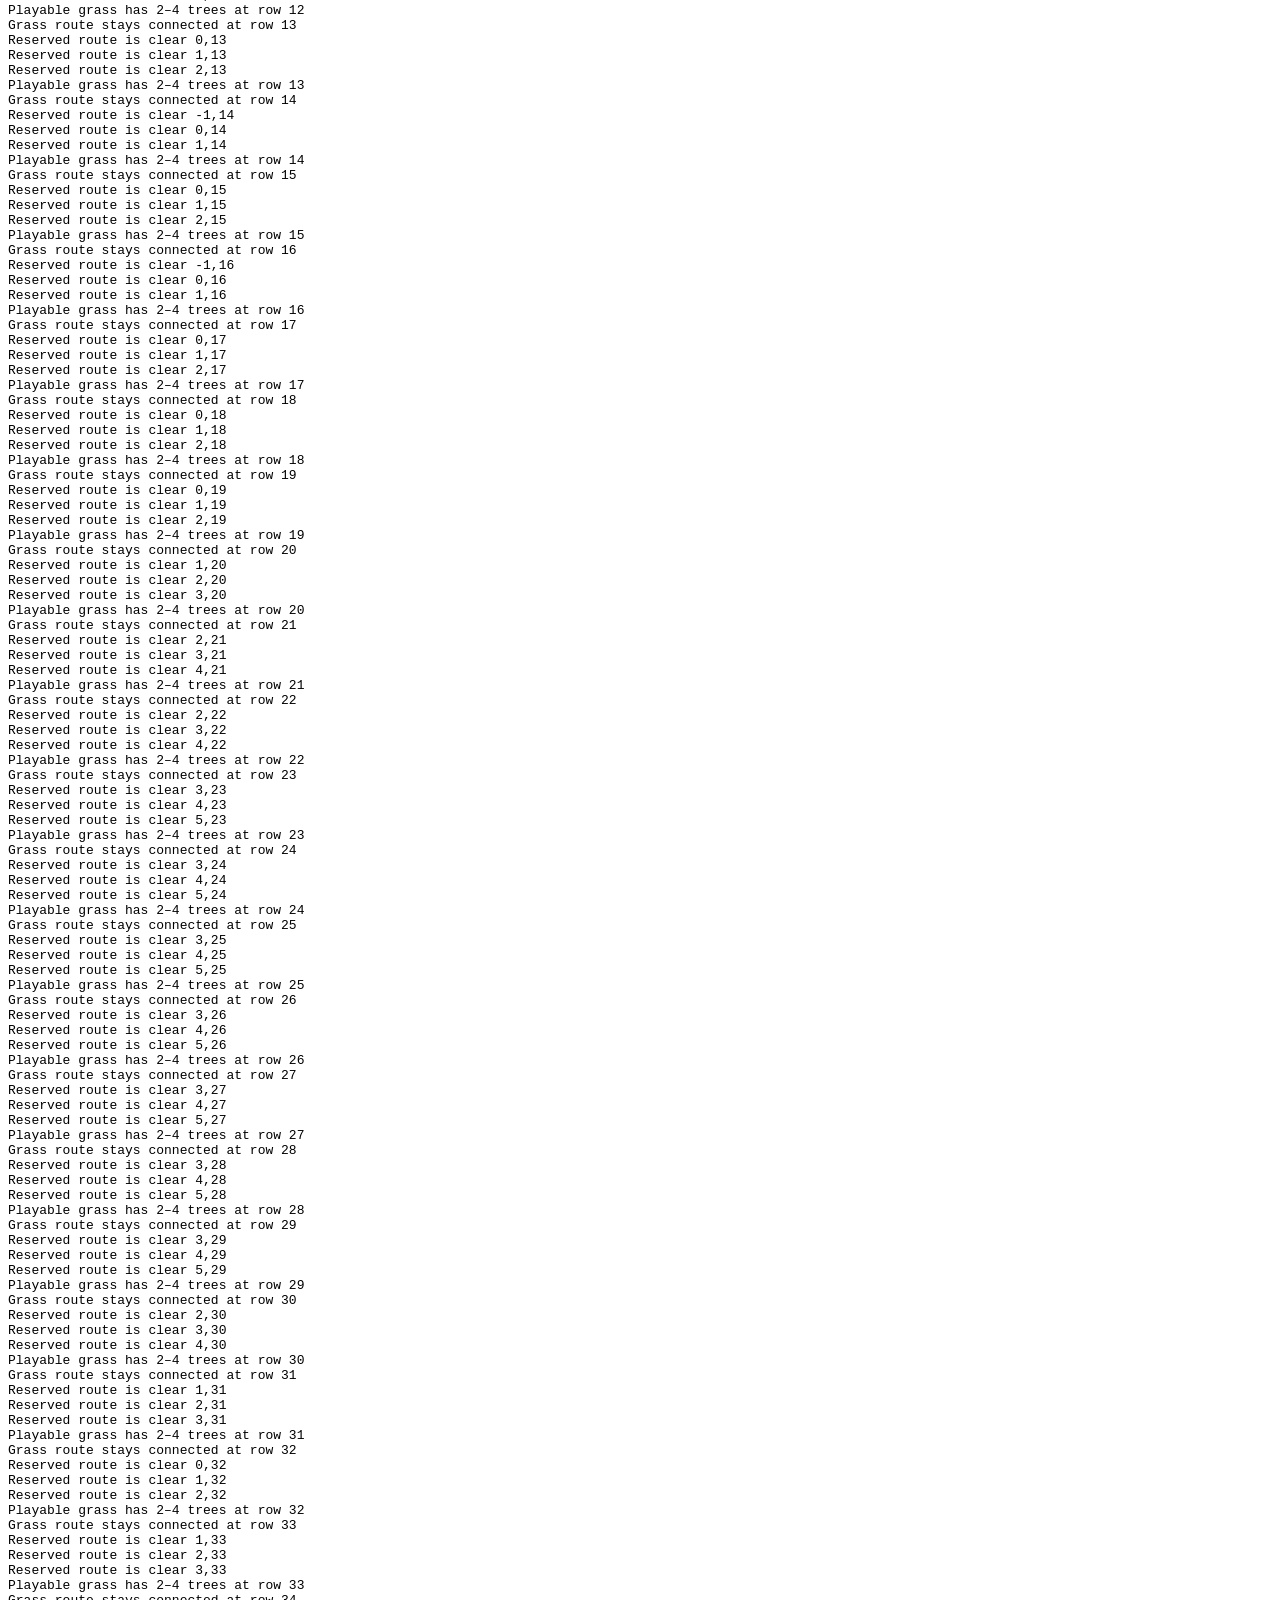
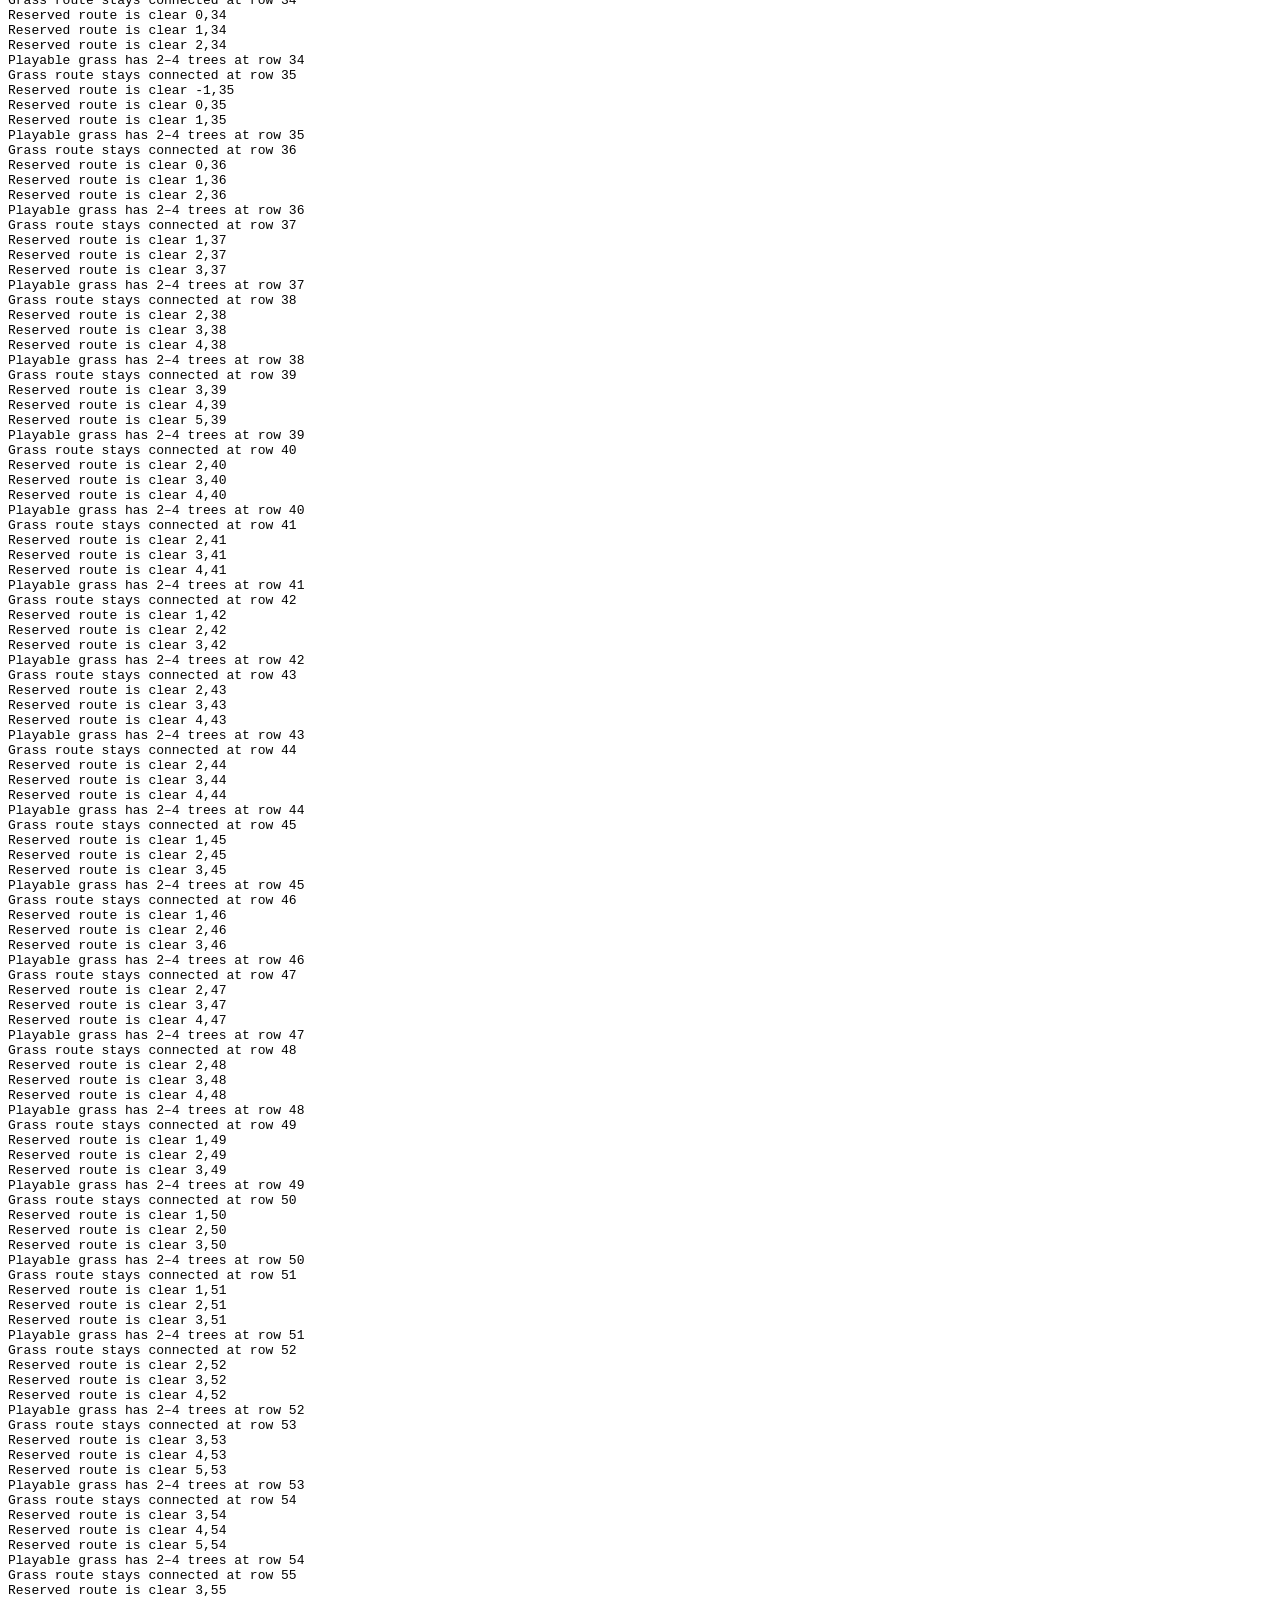
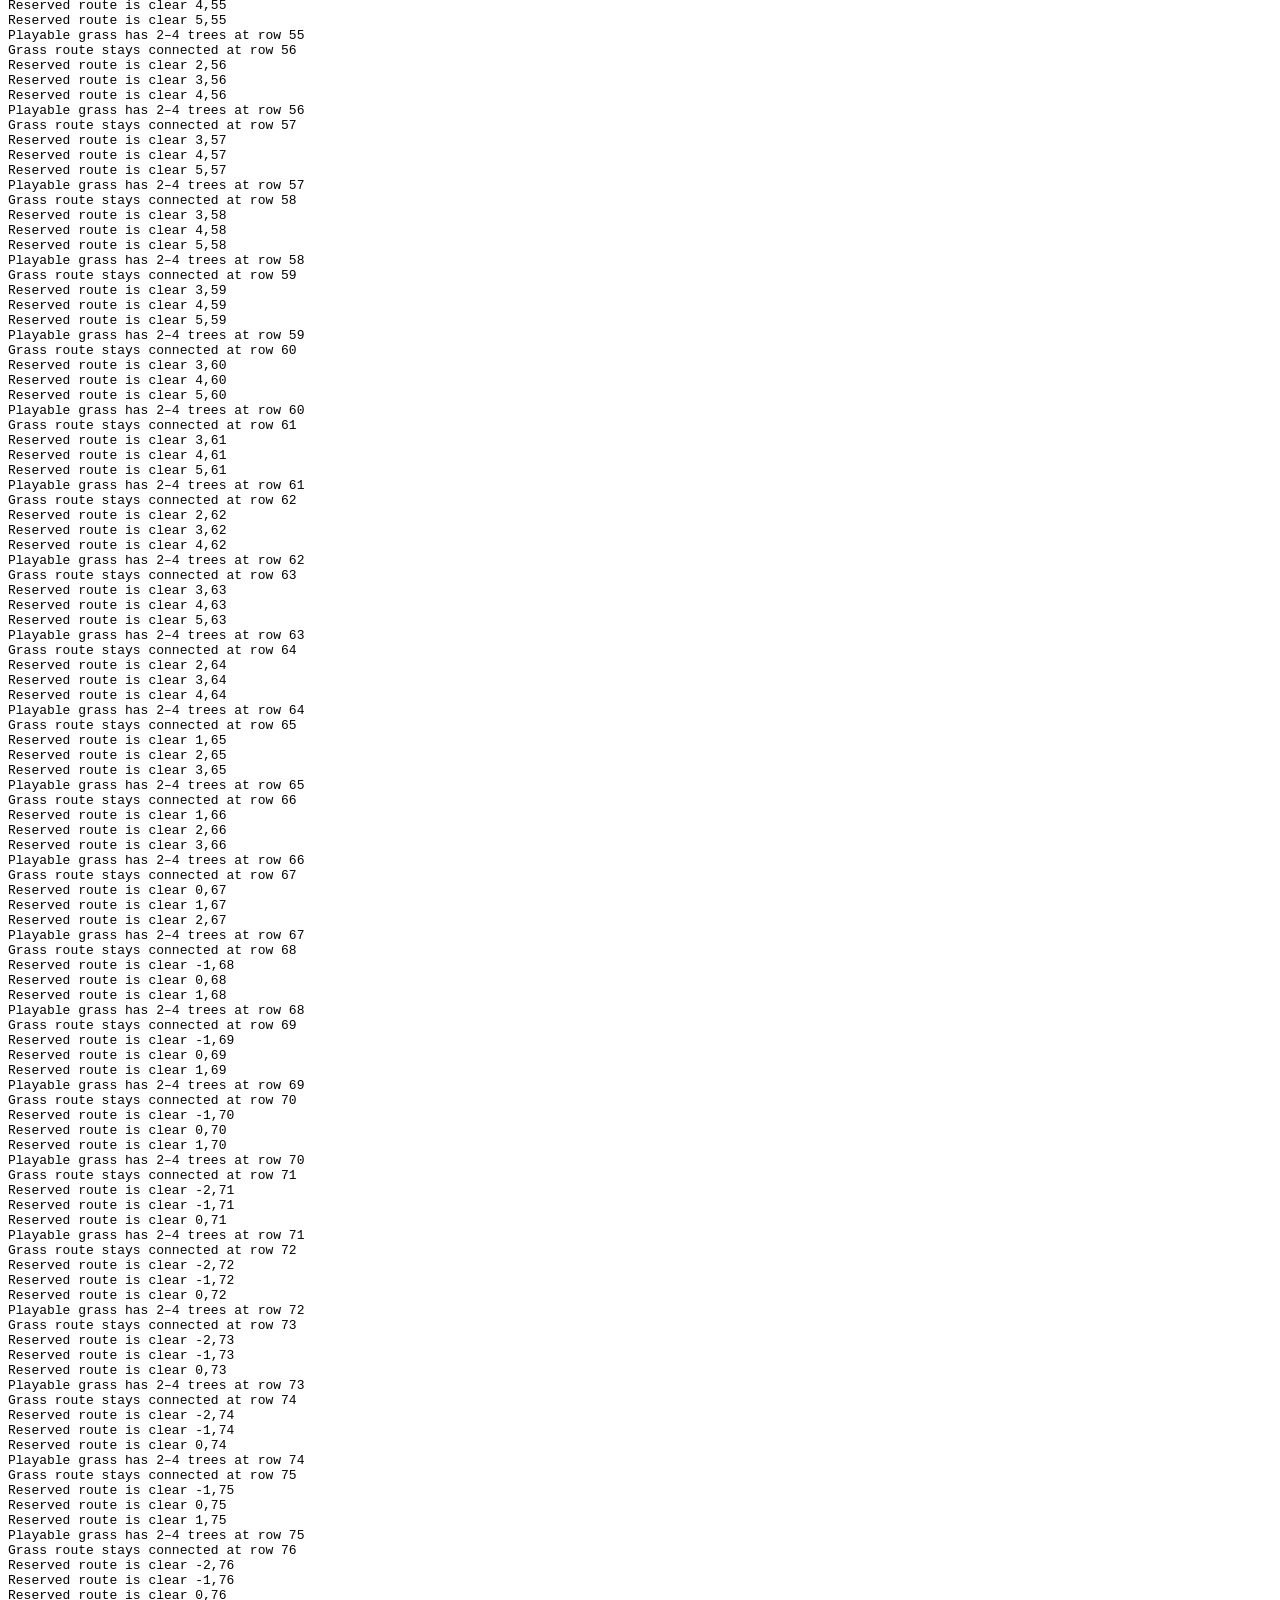
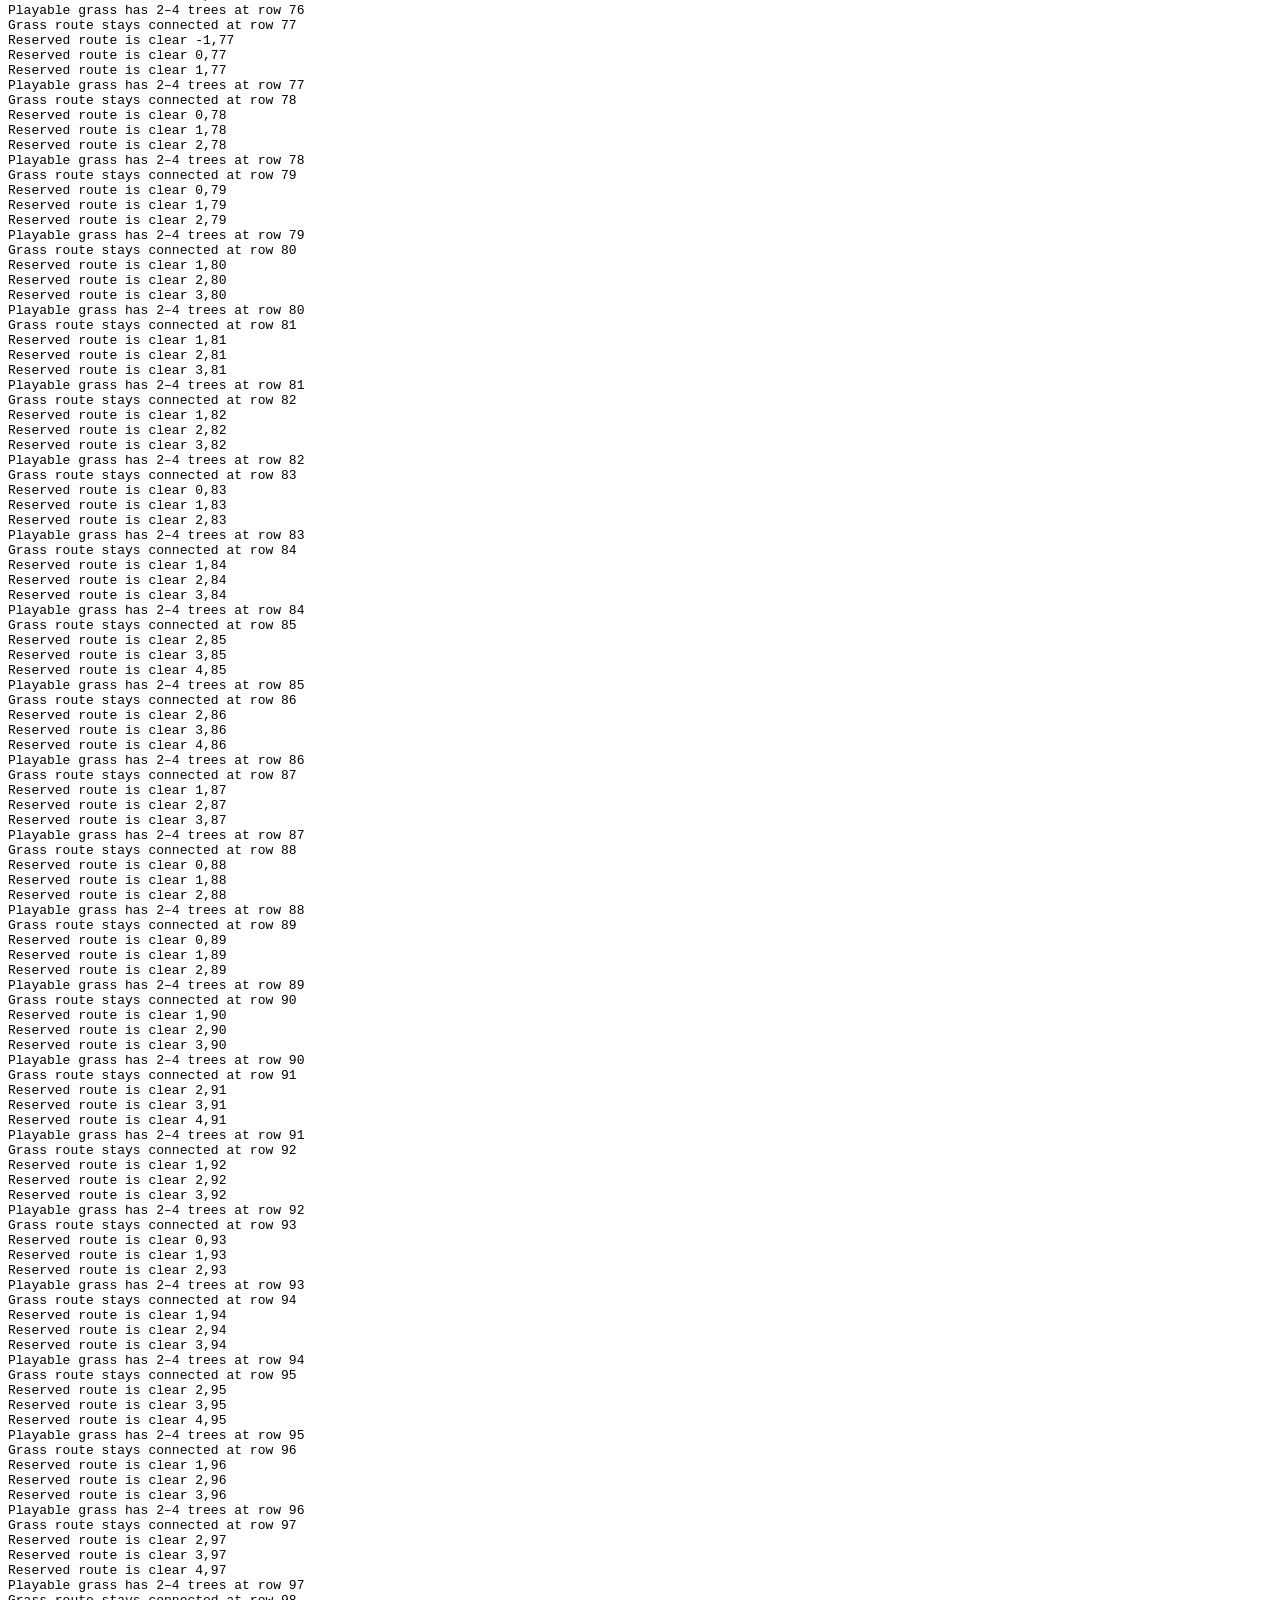
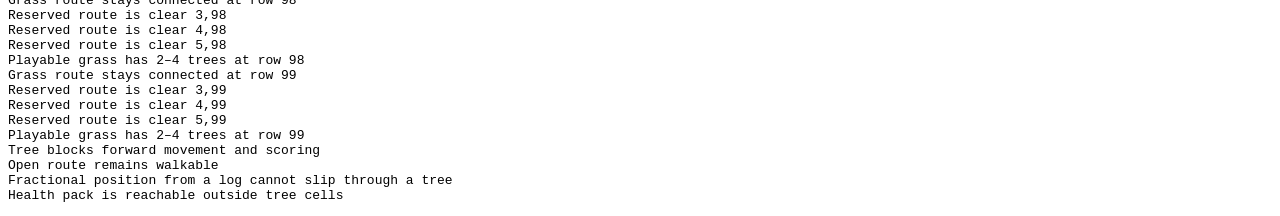
<file: little-crossings/tests/regression.html>
<!doctype html><html lang="en"><meta charset="utf-8"><title>Game regression tests</title>
<script type="importmap">{"imports":{"three":"../vendor/three/three.module.js"}}</script>
<pre id="result">Running…</pre><script type="module">
import { runTests } from './regression.js';
try { const results=runTests(); document.getElementById('result').textContent=`PASS: ${results.length} checks\n`+results.filter(x=>!x.startsWith('Safe grass in')).join('\n'); }
catch(error) { document.getElementById('result').textContent='FAIL: '+error.stack; }
</script></html>
</file>
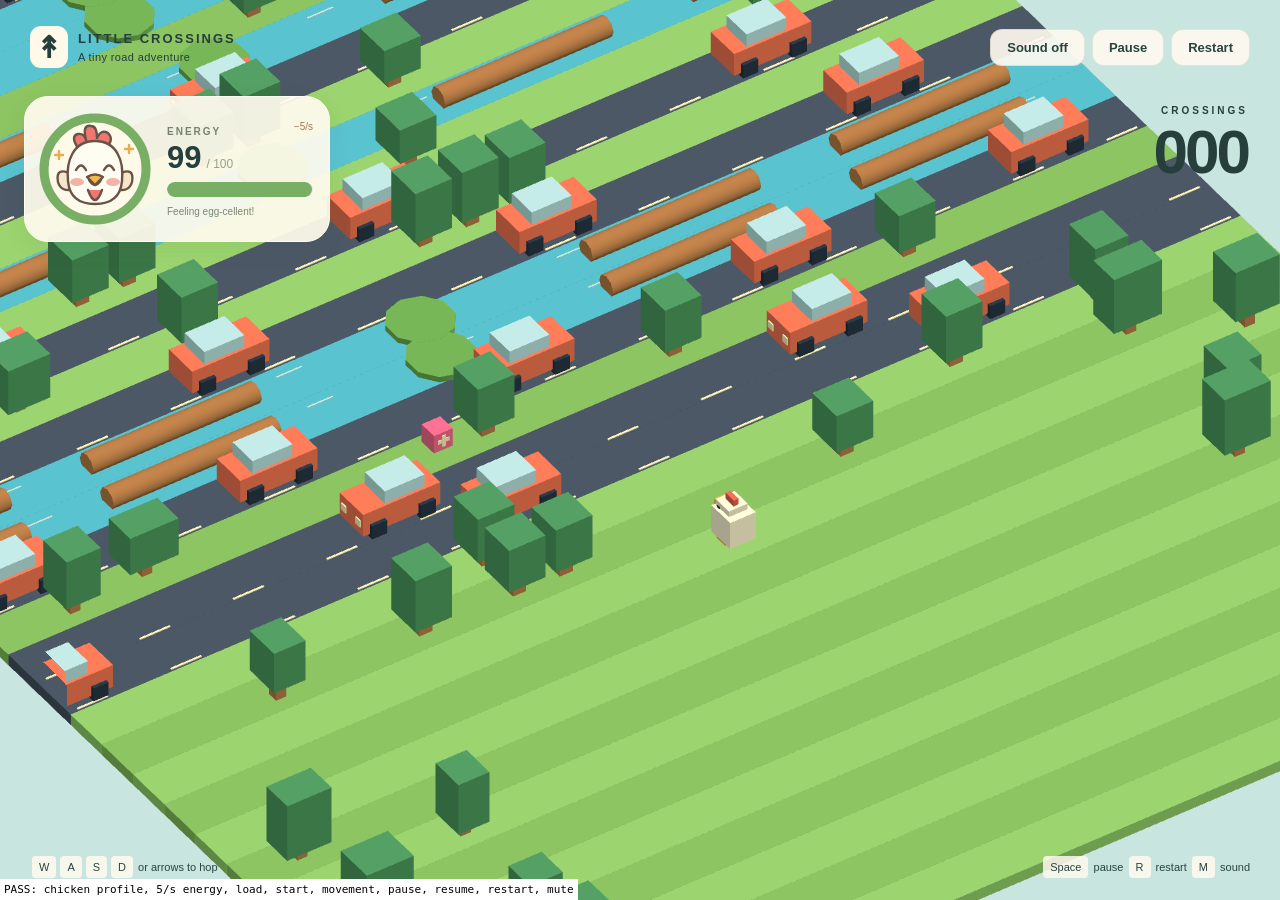
<file: little-crossings/tests/smoke.html>
<!doctype html><html lang="en"><meta charset="utf-8"><title>Game browser smoke test</title>
<style>body{margin:0}iframe{width:100vw;height:100vh;border:0;display:block}#result{position:fixed;bottom:0;left:0;background:#fff;padding:4px;font:11px monospace}</style>
<iframe src="../index.html" title="Game"></iframe><output id="result">Running…</output>
<script>
const iframe=document.querySelector('iframe');
iframe.onload=async()=>{
 const wait=ms=>new Promise(r=>setTimeout(r,ms));const w=iframe.contentWindow,d=w.document;
 const check=(ok,msg)=>{if(!ok)throw Error(msg)};
 try {
  for(let n=0;n<100&&!d.getElementById('loading').hidden;n++)await wait(50);
  check(d.getElementById('loading').hidden,'Game initialization');
  check(!!d.querySelector('.health-card'), 'Updated health card loaded');
  check(d.querySelector('.health-portrait')?.getAttribute('aria-label') === 'Happy chicken', 'Chicken portrait is the current version');
  check(d.querySelector('.health-drain')?.textContent === '−5/s', 'Current energy rules loaded');
  d.getElementById('play-button').click();await wait(100);
  check(d.getElementById('panel').hidden,'Start button');
  w.dispatchEvent(new w.KeyboardEvent('keydown',{key:'w'}));await wait(160);
  w.dispatchEvent(new w.KeyboardEvent('keyup',{key:'w'}));await wait(100);
  check(Number(d.getElementById('score').textContent)>0,'Keyboard movement increments score');
  d.getElementById('pause-button').click();await wait(100);
  check(!d.getElementById('panel').hidden&&d.getElementById('panel-title').textContent==='Take a breather.','Pause screen');
  d.getElementById('play-button').click();await wait(100);
  check(d.getElementById('panel').hidden,'Resume button');
  d.getElementById('restart-button').click();await wait(100);
  check(d.getElementById('score').textContent==='000','Restart score');
  d.getElementById('mute-button').click();check(d.getElementById('mute-button').textContent==='Sound off','Mute');
  document.getElementById('result').textContent='PASS: chicken profile, 5/s energy, load, start, movement, pause, resume, restart, mute';
 }catch(error){document.getElementById('result').textContent='FAIL: '+error.message;}
};
</script></html>
</file>
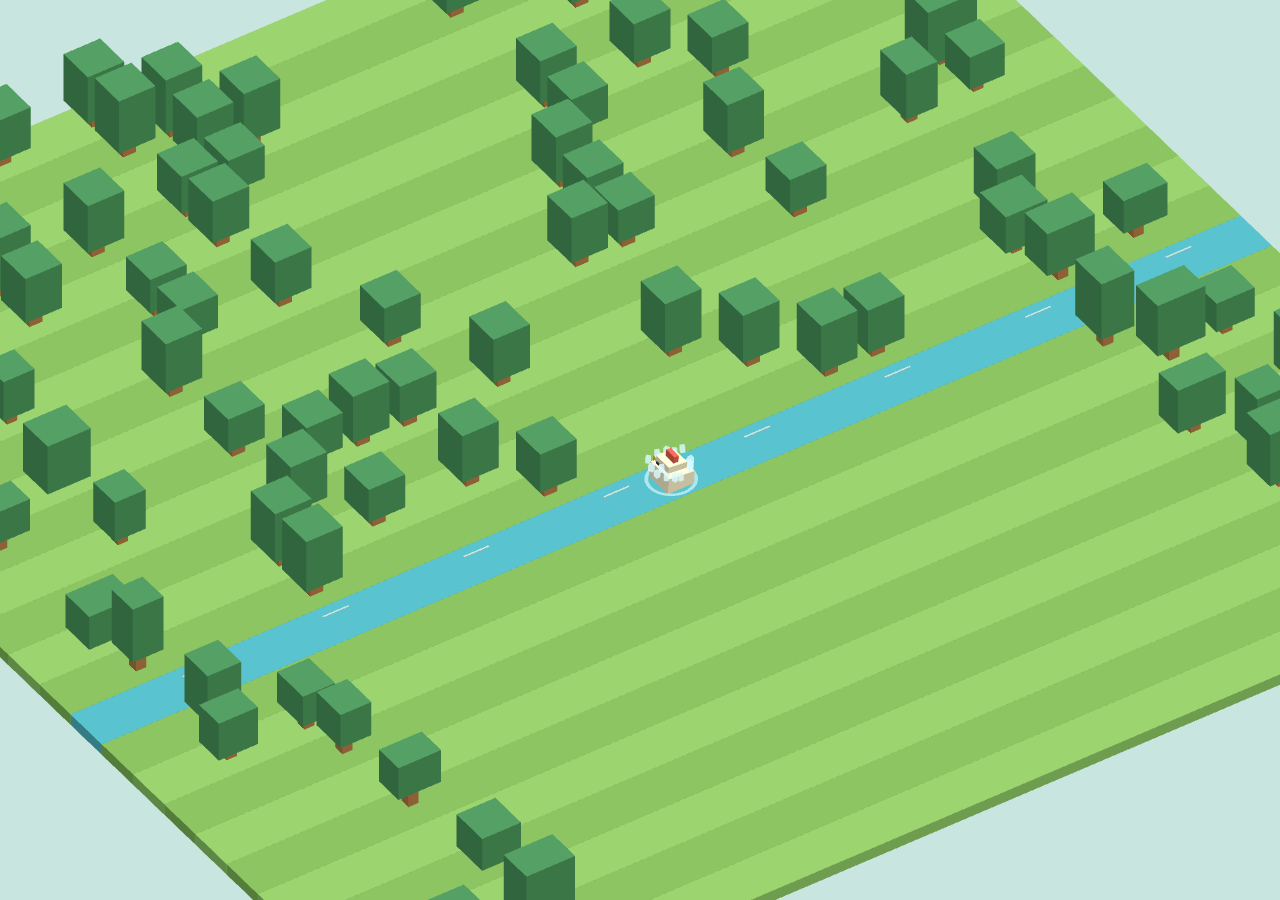
<file: little-crossings/tests/water-preview.html>
<!doctype html><html lang="en"><meta charset="utf-8"><title>Water visual fixture</title>
<style>body{margin:0}canvas{display:block}</style><canvas id="game-canvas"></canvas>
<script type="importmap">{"imports":{"three":"../vendor/three/three.module.js"}}</script>
<script type="module">
import * as THREE from 'three';
import { SceneSetup } from '../src/rendering/SceneSetup.js';
import { CameraController } from '../src/rendering/CameraController.js';
import { GeometryFactory } from '../src/rendering/GeometryFactory.js';
import { MaterialLibrary } from '../src/rendering/MaterialLibrary.js';
import { TileFactory } from '../src/world/TileFactory.js';
import { WaterEffects } from '../src/rendering/WaterEffects.js';
const {scene, renderer} = new SceneSetup().initialize(document.querySelector('canvas'));
const camera = new CameraController();camera.initialize();camera.reset(new THREE.Vector3(0,0,-2));
const geometry = new GeometryFactory(), materials = new MaterialLibrary();
const tiles = new TileFactory(geometry, materials);
for(let z=-10;z<15;z++) scene.add(tiles.createTile(z===0?'river':'grass',new THREE.Vector2(0,z)).mesh);
const player = geometry.createModel('player',materials);player.position.set(0,.42,0);scene.add(player);

const effects = new WaterEffects(scene);effects.trigger(player.position);
for(let i=0;i<10;i++) { player.position.y=.42;player.rotation.z=0;effects.update(16.67,player,true); }
renderer.render(scene,camera.getCamera());
</script></html>
</file>
<file: styles.css>
:root {
  color-scheme: light;
  --sans: "IBM Plex Sans", system-ui, -apple-system, BlinkMacSystemFont, "Segoe UI", sans-serif;
  --mono: "IBM Plex Mono", ui-monospace, SFMono-Regular, Menlo, Monaco, Consolas, monospace;
  --bg: #f7f4ef;
  --surface: #ffffff;
  --text: #1b1e28;
  --muted: #66707d;
  --line: #ded9d0;
  --accent: #b85042;
  --accent-strong: #933c32;
  --shadow: 0 18px 45px rgba(27, 30, 40, 0.1);
  --soft-shadow: 0 10px 28px rgba(27, 30, 40, 0.06);
  --radius: 8px;
  --media-radius: 14px;
}

body.dark {
  color-scheme: dark;
  --bg: #07101c;
  --surface: #0e1928;
  --text: #edf7ff;
  --muted: #9aadc1;
  --line: rgba(150, 180, 210, 0.22);
  --accent: #79d7ff;
  --accent-strong: #c7b8ff;
  --shadow: 0 24px 70px rgba(0, 0, 0, 0.42);
  --soft-shadow: 0 18px 50px rgba(0, 0, 0, 0.28);
}

* {
  box-sizing: border-box;
}

html {
  scroll-behavior: smooth;
  scroll-padding-top: 92px;
}

body {
  min-height: 100vh;
  margin: 0;
  background: var(--bg);
  color: var(--text);
  font-family: var(--sans);
  line-height: 1.6;
}

body.dark {
  background:
    radial-gradient(circle at 12% 8%, rgba(121, 215, 255, 0.13), transparent 30rem),
    radial-gradient(circle at 86% 18%, rgba(199, 184, 255, 0.12), transparent 28rem),
    radial-gradient(circle at 45% 88%, rgba(121, 215, 255, 0.07), transparent 34rem),
    var(--bg);
}

body.dark::before {
  position: fixed;
  inset: 0;
  z-index: 0;
  pointer-events: none;
  content: "";
  background-image:
    radial-gradient(circle, rgba(237, 247, 255, 0.24) 1px, transparent 1.4px),
    linear-gradient(rgba(121, 215, 255, 0.035) 1px, transparent 1px),
    linear-gradient(90deg, rgba(121, 215, 255, 0.035) 1px, transparent 1px);
  background-position: 18px 28px, 0 0, 0 0;
  background-size: 170px 150px, 72px 72px, 72px 72px;
  opacity: 0.45;
}

body.dark > * {
  position: relative;
  z-index: 1;
}

a {
  color: inherit;
}

img {
  display: block;
  max-width: 100%;
}

.site-header {
  position: sticky;
  top: 0;
  z-index: 10;
  border-bottom: 1px solid var(--line);
  background: color-mix(in srgb, var(--bg) 88%, transparent);
  backdrop-filter: blur(16px);
  transition: background-color 180ms ease, box-shadow 180ms ease;
}

body.dark .site-header {
  background: rgba(7, 16, 28, 0.82);
}

.site-header.scrolled {
  box-shadow: 0 8px 22px rgba(27, 30, 40, 0.08);
}

.nav,
.hero,
.section,
.contact-section,
.site-footer {
  width: min(1120px, calc(100% - 40px));
  margin: 0 auto;
}

.nav {
  display: flex;
  align-items: center;
  justify-content: space-between;
  min-height: 72px;
}

.brand {
  font-size: 1rem;
  font-weight: 700;
  text-decoration: none;
}

.nav-links {
  display: flex;
  align-items: center;
  gap: 22px;
}

.nav-links a {
  position: relative;
  color: var(--muted);
  font-size: 0.95rem;
  font-weight: 600;
  text-decoration: none;
  transition: color 160ms ease;
}

.nav-links a::after {
  position: absolute;
  right: 0;
  bottom: -6px;
  left: 0;
  height: 1px;
  content: "";
  background: var(--accent);
  transform: scaleX(0);
  transform-origin: left;
  transition: transform 170ms ease;
}

.nav-links a:hover,
.nav-links a:focus-visible {
  color: var(--text);
}

.nav-links a:hover::after,
.nav-links a:focus-visible::after {
  transform: scaleX(1);
}

a:focus-visible,
button:focus-visible {
  outline: 3px solid color-mix(in srgb, var(--accent) 45%, transparent);
  outline-offset: 3px;
}

.theme-toggle,
.menu-toggle {
  display: inline-grid;
  place-items: center;
  border: 1px solid var(--line);
  border-radius: var(--radius);
  background: var(--surface);
  color: var(--text);
  cursor: pointer;
}

.theme-toggle {
  width: 40px;
  height: 40px;
  font-size: 1rem;
  transition: border-color 160ms ease, transform 160ms ease;
}

.theme-toggle:hover {
  border-color: var(--accent);
  transform: translateY(-1px);
}

.menu-toggle {
  display: none;
  width: 42px;
  height: 42px;
  gap: 4px;
}

.menu-toggle span {
  width: 18px;
  height: 2px;
  background: var(--text);
}

.hero {
  position: relative;
  isolation: isolate;
  display: grid;
  grid-template-columns: minmax(0, 1.08fr) minmax(260px, 390px);
  align-items: center;
  gap: 56px;
  min-height: calc(100vh - 72px);
  padding: 64px 0 96px;
}

body.dark .hero::before {
  position: absolute;
  top: 14%;
  right: -7%;
  bottom: 18%;
  left: 42%;
  z-index: -1;
  content: "";
  background: radial-gradient(circle, rgba(121, 215, 255, 0.12), transparent 62%);
  filter: blur(8px);
}

.hero-copy {
  max-width: 780px;
}

.eyebrow {
  margin: 0 0 12px;
  color: var(--accent);
  font-family: var(--mono);
  font-size: 0.78rem;
  font-weight: 700;
  letter-spacing: 0;
  text-transform: uppercase;
}

h1,
h2,
h3,
p {
  margin-top: 0;
}

h1 {
  max-width: 760px;
  margin-bottom: 20px;
  font-size: clamp(2.35rem, 3vw, 3.05rem);
  font-weight: 700;
  line-height: 1.04;
  letter-spacing: 0;
}

h1 span {
  display: block;
  white-space: nowrap;
}

body.dark h1 span:first-child {
  color: transparent;
  background: linear-gradient(90deg, var(--accent), var(--accent-strong) 82%);
  -webkit-background-clip: text;
  background-clip: text;
}

h2 {
  margin-bottom: 0;
  font-size: clamp(1.8rem, 3.2vw, 2.7rem);
  font-weight: 700;
  line-height: 1.08;
  letter-spacing: 0;
}

h3 {
  margin-bottom: 10px;
  font-weight: 700;
  font-size: 1.2rem;
}

.hero-statement {
  max-width: 720px;
  margin-bottom: 18px;
  color: var(--text);
  font-size: clamp(1.18rem, 1.75vw, 1.45rem);
  font-weight: 700;
  line-height: 1.3;
}

.hero-text,
.hero-meta {
  max-width: 620px;
  color: var(--muted);
  font-size: 1.06rem;
}

.hero-meta {
  margin-bottom: 0;
  color: var(--accent);
  font-weight: 700;
}

.hero-action-row,
.hero-actions,
.social-links {
  display: flex;
  flex-wrap: wrap;
  align-items: center;
}

.hero-action-row {
  gap: 18px;
  margin-top: 32px;
}

.hero-actions,
.social-links {
  gap: 12px;
}

.button {
  display: inline-flex;
  align-items: center;
  justify-content: center;
  min-height: 46px;
  padding: 0 18px;
  border: 1px solid transparent;
  border-radius: var(--radius);
  font-weight: 700;
  text-decoration: none;
  cursor: pointer;
  transition: background-color 170ms ease, border-color 170ms ease, color 170ms ease,
    transform 170ms ease, box-shadow 170ms ease;
}

.button.primary {
  background: var(--accent);
  color: #ffffff;
}

.button.primary:hover {
  background: var(--accent-strong);
  transform: translateY(-1px);
}

.button.secondary {
  border-color: var(--line);
  background: var(--surface);
  color: var(--text);
}

.button.secondary:hover {
  border-color: var(--accent);
  transform: translateY(-1px);
}

.icon-link {
  display: inline-grid;
  place-items: center;
  width: 42px;
  height: 42px;
  border: 1px solid var(--line);
  border-radius: var(--radius);
  background: var(--surface);
  color: var(--text);
  transition: border-color 170ms ease, color 170ms ease, transform 170ms ease;
}

.icon-link:hover {
  border-color: var(--accent);
  color: var(--accent);
  transform: translateY(-1px);
}

.icon-link svg {
  width: 19px;
  height: 19px;
  fill: currentColor;
}

.hero-media {
  position: relative;
  overflow: hidden;
  border: 1px solid var(--line);
  border-radius: var(--media-radius);
  box-shadow: var(--soft-shadow);
}

body.dark .hero-media {
  border-color: rgba(121, 215, 255, 0.34);
  box-shadow:
    0 0 0 1px rgba(199, 184, 255, 0.1),
    0 22px 70px rgba(121, 215, 255, 0.13),
    var(--soft-shadow);
}

body.dark .hero-media::before,
body.dark .hero-media::after {
  position: absolute;
  width: 34px;
  height: 34px;
  z-index: 1;
  pointer-events: none;
  content: "";
  border-color: var(--accent);
  opacity: 0.72;
}

body.dark .hero-media::before {
  top: 12px;
  left: 12px;
  border-top: 1px solid;
  border-left: 1px solid;
}

body.dark .hero-media::after {
  right: 12px;
  bottom: 12px;
  border-right: 1px solid;
  border-bottom: 1px solid;
}

.hero-media img {
  width: 100%;
  aspect-ratio: 1;
  object-fit: cover;
}

.section {
  padding: 76px 0;
  border-top: 1px solid var(--line);
}

.section-heading {
  max-width: 760px;
  margin-bottom: 34px;
}

.compact-heading {
  margin-bottom: 28px;
}

.about-editorial {
  display: grid;
  grid-template-columns: minmax(0, 0.9fr) minmax(260px, 0.6fr);
  gap: 46px;
  align-items: start;
}

.about-copy {
  max-width: 760px;
  color: var(--muted);
  font-size: clamp(1.12rem, 1.6vw, 1.35rem);
  line-height: 1.65;
}

.about-copy p:last-child {
  margin-bottom: 0;
}

.status-log {
  padding-left: 24px;
  border-left: 1px solid var(--line);
}

.status-log h3 {
  margin-bottom: 16px;
  color: var(--accent);
  font-family: var(--mono);
  font-size: 0.8rem;
  letter-spacing: 0;
}

.status-log ul {
  display: grid;
  gap: 11px;
  padding: 0;
  margin: 0;
  list-style: none;
}

.status-log li {
  position: relative;
  padding-left: 18px;
  color: var(--muted);
  font-size: 0.95rem;
  line-height: 1.45;
}

.status-log li::before {
  position: absolute;
  left: 0;
  color: var(--accent);
  font-family: var(--mono);
  content: ">";
}

.skill-strip,
.tech-list {
  display: flex;
  flex-wrap: wrap;
  gap: 8px;
  padding: 0;
  margin: 0;
  list-style: none;
}

.skill-strip {
  grid-column: 1 / -1;
  padding-top: 18px;
  border-top: 1px solid var(--line);
}

.skill-strip span,
.tech-list li {
  padding: 6px 9px;
  border: 1px solid var(--line);
  border-radius: var(--radius);
  color: var(--muted);
  font-size: 0.8rem;
  font-weight: 800;
}

.experience-list {
  border-top: 1px solid var(--line);
}

.timeline-item {
  position: relative;
  display: grid;
  grid-template-columns: minmax(230px, 0.42fr) 1fr;
  gap: 42px;
  padding: 30px 0;
  border-bottom: 1px solid var(--line);
  transition: border-color 170ms ease, transform 170ms ease;
}

.timeline-item::before {
  position: absolute;
  top: 30px;
  bottom: 30px;
  left: -14px;
  width: 2px;
  content: "";
  background: var(--accent);
  opacity: 0;
  transition: opacity 170ms ease;
}

.timeline-item:hover {
  border-color: color-mix(in srgb, var(--accent) 42%, var(--line));
  transform: translateX(3px);
}

.timeline-item:hover::before {
  opacity: 1;
}

.timeline-item h3 {
  margin-bottom: 6px;
}

.timeline-item .meta,
.timeline-item .date {
  margin-bottom: 0;
  color: var(--muted);
  font-size: 0.94rem;
}

.timeline-item .date {
  font-family: var(--mono);
  font-size: 0.82rem;
}

.timeline-item .meta {
  color: var(--text);
  font-weight: 800;
}

.secondary-experience {
  opacity: 0.82;
}

.experience-bullets {
  display: grid;
  gap: 8px;
  padding-left: 18px;
  margin: 0;
  color: var(--muted);
}

.featured-projects {
  display: grid;
  gap: 44px;
}

.featured-project {
  display: grid;
  grid-template-columns: minmax(260px, 0.72fr) minmax(0, 1fr);
  gap: 36px;
  align-items: stretch;
  padding: 0 0 44px;
  border-bottom: 1px solid var(--line);
}

.featured-project:last-child {
  padding-bottom: 0;
  border-bottom: 0;
}

.project-visual {
  position: relative;
  isolation: isolate;
  overflow: hidden;
  display: grid;
  place-items: center;
  min-height: 260px;
  border: 1px solid var(--line);
  border-radius: var(--radius);
  background:
    linear-gradient(rgba(27, 30, 40, 0.035) 1px, transparent 1px),
    linear-gradient(90deg, rgba(27, 30, 40, 0.035) 1px, transparent 1px),
    color-mix(in srgb, var(--surface) 78%, var(--bg));
  background-size: 34px 34px;
  color: var(--muted);
  box-shadow: var(--soft-shadow);
  transition: border-color 180ms ease, transform 180ms ease, box-shadow 180ms ease;
}

.project-visual::before {
  position: absolute;
  top: 12px;
  left: 14px;
  z-index: 2;
  color: var(--accent);
  font-family: var(--mono);
  font-size: 0.68rem;
  font-weight: 700;
  text-transform: uppercase;
  content: attr(data-view-label);
}

.project-visual::after {
  position: absolute;
  inset: 12px;
  z-index: 2;
  pointer-events: none;
  content: "";
  border: 1px solid color-mix(in srgb, var(--line) 62%, transparent);
}

.project-visual:hover {
  border-color: color-mix(in srgb, var(--accent) 54%, var(--line));
  transform: translateY(-2px);
}

.project-visual img {
  position: relative;
  z-index: 1;
  width: 100%;
  height: 100%;
  max-height: 260px;
  padding: 32px 18px 18px;
  object-fit: contain;
}

.exo-visual {
  min-height: 320px;
}

.exo-visual .exo-diagram {
  max-height: 300px;
  padding: 22px;
}

.exo-visual .exo-photo {
  position: absolute;
  right: 18px;
  bottom: 18px;
  z-index: 3;
  width: 88px;
  height: 116px;
  padding: 0;
  border: 1px solid var(--line);
  border-radius: 6px;
  background: var(--surface);
  box-shadow: var(--soft-shadow);
  object-fit: cover;
}

body.dark .project-visual {
  background:
    radial-gradient(circle at 16% 18%, rgba(121, 215, 255, 0.11), transparent 18rem),
    linear-gradient(rgba(121, 215, 255, 0.055) 1px, transparent 1px),
    linear-gradient(90deg, rgba(199, 184, 255, 0.052) 1px, transparent 1px),
    rgba(14, 25, 40, 0.78);
  background-size: auto, 34px 34px, 34px 34px, auto;
  box-shadow:
    0 0 0 1px rgba(121, 215, 255, 0.06),
    0 18px 58px rgba(0, 0, 0, 0.28);
}

body.dark .project-visual:hover {
  box-shadow:
    0 0 0 1px rgba(121, 215, 255, 0.16),
    0 20px 64px rgba(121, 215, 255, 0.1),
    0 18px 58px rgba(0, 0, 0, 0.28);
}

body.dark .project-visual::after {
  border-color: rgba(121, 215, 255, 0.18);
}

body.dark .project-visual img:not(.exo-photo) {
  filter: saturate(0.95) contrast(1.03);
}

.project-content {
  padding: 4px 0;
}

.project-index {
  margin-bottom: 10px;
  color: var(--accent);
  font-family: var(--mono);
  font-size: 0.82rem;
  font-weight: 800;
  text-transform: uppercase;
}

.project-content h3 {
  margin-bottom: 12px;
  font-size: clamp(1.65rem, 2.4vw, 2.25rem);
  line-height: 1.05;
}

.project-content p {
  color: var(--muted);
}

.project-lede {
  max-width: 640px;
  color: var(--text) !important;
  font-size: 1.18rem;
  font-weight: 800;
  line-height: 1.35;
}

.tech-list {
  margin-top: 22px;
}

.project-link {
  display: inline-flex;
  margin-top: 20px;
  color: var(--accent);
  font-size: 0.92rem;
  font-weight: 800;
  text-decoration: none;
}

.project-link:hover {
  color: var(--accent-strong);
  text-decoration: underline;
}

.project-link.pending {
  color: var(--muted);
  text-decoration: none;
}

.contact-section {
  padding: 42px 0;
  border-top: 1px solid var(--line);
}

.contact-panel {
  display: flex;
  align-items: center;
  justify-content: space-between;
  gap: 24px;
}

.contact-panel h2 {
  font-size: clamp(1.7rem, 3vw, 2.35rem);
}

.contact-links {
  display: flex;
  flex-wrap: wrap;
  justify-content: flex-end;
  gap: 10px;
}

body.js-ready .reveal {
  opacity: 0;
  transform: translateY(18px);
  transition: opacity 500ms ease, transform 500ms ease;
}

body.js-ready .reveal.visible {
  opacity: 1;
  transform: translateY(0);
}

.site-footer {
  padding: 24px 0 34px;
  color: var(--muted);
  border-top: 1px solid var(--line);
}

@media (max-width: 900px) {
  .hero,
  .about-editorial,
  .timeline-item,
  .featured-project {
    grid-template-columns: 1fr;
  }

  .hero {
    gap: 34px;
    min-height: auto;
    padding-top: 48px;
  }

  .hero-media {
    max-width: 360px;
  }

  .status-log {
    padding-left: 0;
    border-left: 0;
  }

  .contact-panel {
    align-items: flex-start;
    flex-direction: column;
  }

  .contact-links {
    justify-content: flex-start;
  }
}

@media (max-width: 820px) {
  .menu-toggle {
    display: inline-grid;
  }

  .nav-links {
    position: absolute;
    top: 72px;
    right: 20px;
    display: none;
    width: min(260px, calc(100vw - 40px));
    padding: 16px;
    border: 1px solid var(--line);
    border-radius: var(--radius);
    background: var(--surface);
    box-shadow: var(--shadow);
  }

  .nav-links.open {
    display: grid;
  }
}

@media (max-width: 520px) {
  .nav,
  .hero,
  .section,
  .contact-section,
  .site-footer {
    width: min(100% - 28px, 1120px);
  }

  .section {
    padding: 58px 0;
  }

  .hero-actions,
  .hero-action-row,
  .button {
    width: 100%;
  }

  .social-links {
    width: auto;
  }

  h1 {
    font-size: 2.25rem;
  }

  h1 span {
    white-space: normal;
  }

  .project-visual {
    min-height: 190px;
  }

  .exo-visual {
    min-height: 260px;
  }

  .exo-visual .exo-photo {
    width: 68px;
    height: 92px;
  }
}

@media (prefers-reduced-motion: reduce) {
  html {
    scroll-behavior: auto;
  }

  *,
  *::before,
  *::after {
    transition-duration: 0.01ms !important;
    animation-duration: 0.01ms !important;
    animation-iteration-count: 1 !important;
  }

  body.js-ready .reveal {
    opacity: 1;
    transform: none;
  }
}
</file>
<file: little-crossings/src/style.css>
:root { font-family: 'Avenir Next', 'Segoe UI', sans-serif; color: #263e3c; background: #c8e5df; }
* { box-sizing: border-box; }
body { margin: 0; overflow: hidden; }
[hidden] { display: none !important; }
#game-canvas { display: block; width: 100vw; height: 100vh; touch-action: none; }
button { font: inherit; cursor: pointer; border: 1px solid #365c4920; color: #29433e; background: #fffaf0e8; border-radius: 12px; padding: 10px 16px; font-size: 13px; font-weight: 600; }
button:hover { background: #fff; transform: translateY(-1px); }
button:focus-visible { outline: 3px solid #db8845; outline-offset: 3px; }
button:disabled { opacity: .5; cursor: default; }
.topbar { position: absolute; top: 26px; left: 30px; right: 30px; display: flex; justify-content: space-between; align-items: center; gap: 16px; }
.brand { display: flex; align-items: center; gap: 10px; font-size: 13px; font-weight: 850; letter-spacing: 2px; }
.brand small { display: block; margin-top: 5px; font-size: 11px; letter-spacing: .4px; font-weight: 500; }
.brand-icon { display: grid; place-items: center; width: 38px; height: 42px; background: #fff9e9; border-radius: 11px; font-size: 30px; }
nav { display: flex; gap: 7px; }
.score-card { position: absolute; right: 32px; top: 100px; text-align: right; }
.score-card span { font-size: 10px; letter-spacing: 3px; font-weight: 800; }
.score-card strong { display: block; font-size: 62px; line-height: 1.1; letter-spacing: -3px; font-variant-numeric: tabular-nums; }
.panel { position: absolute; left: 50%; top: 49%; transform: translate(-50%, -50%); width: min(450px, calc(100vw - 32px)); padding: 34px; background: #fffbedf5; border: 1px solid #fff; border-radius: 24px; box-shadow: 0 24px 80px #233c3b26; text-align: center; z-index: 200; }
.eyebrow { color: #6d8767; letter-spacing: 2px; font-size: 9px; font-weight: 800; }
h1 { font-size: clamp(30px, 4vw, 42px); line-height: 1.06; letter-spacing: -1.8px; margin: 19px 0 14px; }
.panel p { color: #697870; font-size: 14px; line-height: 1.7; margin: 0 0 24px; }
.primary { background: #e5ac5d; color: #303c2c; border: none; width: 100%; font-size: 16px; padding: 15px; border-radius: 12px; }
.primary:hover { background: #eebe7b; }
.panel-hint { font-size: 10px; color: #81907b; margin-top: 14px; }
.legend { display: flex; justify-content: space-between; font-size: 10px; border-top: 1px solid #dce0cc; margin-top: 24px; padding-top: 20px; gap: 8px; }
footer { position: absolute; bottom: 22px; left: 30px; right: 30px; display: flex; justify-content: space-between; gap: 12px; font-size: 11px; color: #29443e; pointer-events: none; }
kbd { display: inline-block; background: #fffaf0d9; border-radius: 4px; padding: 5px 7px; margin: 0 2px; font: inherit; }
#loading { position: absolute; inset: 0; display: grid; place-items: center; padding: 30px; text-align: center; background: #c8e5df; z-index: 500; }
.touch-controls { display: none; position: absolute; bottom: 16px; right: 16px; text-align: center; }
.touch-controls button { width: 44px; height: 42px; margin: 2px; touch-action: none; }
@media (max-width: 650px) {
    .topbar { top: 16px; left: 16px; right: 16px; }
    .brand { font-size: 9px; letter-spacing: .5px; }
    .brand small, .brand-icon, footer { display: none; }
    nav button { padding: 8px 10px; font-size: 11px; }
    .score-card { top: 75px; right: 18px; }
    .score-card strong { font-size: 44px; }
    .panel { padding: 26px; }
    .touch-controls { display: block; }
}
@media (max-height: 540px) { .panel { padding: 20px; } .legend, .panel-hint { display: none; } h1 { margin: 10px 0; } }

.health-card { position: absolute; top: 96px; left: 24px; z-index: 100; display: flex; align-items: center; gap: 12px; width: 306px; padding: 12px 16px 12px 10px; border: 1px solid #fffdf1; border-radius: 24px; background: #fffbeded; box-shadow: 0 7px 22px #365a3914; pointer-events: none; --health-color: #79af65; }
.health-portrait { width: 120px; height: 120px; flex-shrink: 0; }
.health-details { flex: 1; min-width: 0; }
.health-label { font-size: 10px; letter-spacing: 2px; font-weight: 800; color: #75856b; }
.health-value { display: flex; align-items: baseline; gap: 5px; margin: 3px 0 9px; }
.health-value strong { font-size: 31px; line-height: 1; font-variant-numeric: tabular-nums; }
.health-value span { color: #94a08a; font-size: 12px; }
.health-track { height: 15px; border-radius: 10px; background: #e4e7d9; overflow: hidden; }
.health-fill { height: 100%; background: var(--health-color); border-radius: inherit; transition: width .18s ease, background .18s ease; }
.health-ring { stroke: var(--health-color); transition: stroke-dasharray .18s ease; }
.health-mood { display: block; font-size: 10px; color: #7a8772; margin-top: 9px; white-space: nowrap; }
.sad-eyes, .skull-face { display: none; }
.health-card[data-mood="sad"] { --health-color: #dca45e; }
.health-card[data-mood="sad"] .happy-eyes, .health-card[data-mood="sad"] .happy-sparkles, .health-card[data-mood="sad"] .chicken-wattle { display: none; }
.health-card[data-mood="sad"] .sad-eyes { display: block; }
.health-card[data-mood="dead"] { --health-color: #aa98ad; }
.health-card[data-mood="dead"] .chicken-face { display: none; }
.health-card[data-mood="dead"] .skull-face { display: block; }
@media (max-width: 650px) {
    .health-card { top: 73px; left: 12px; width: 236px; padding: 8px; gap: 8px; border-radius: 20px; }
    .health-portrait { width: 92px; height: 92px; }
    .health-value strong { font-size: 25px; }
    .health-mood { font-size: 9px; }
    .health-track { height: 13px; }
}
@media (prefers-reduced-motion: reduce) { .health-fill, .health-ring { transition: none; } }

.health-drain { float: right; font-size: 10px; color: #9c795c; font-variant-numeric: tabular-nums; }
</file>
